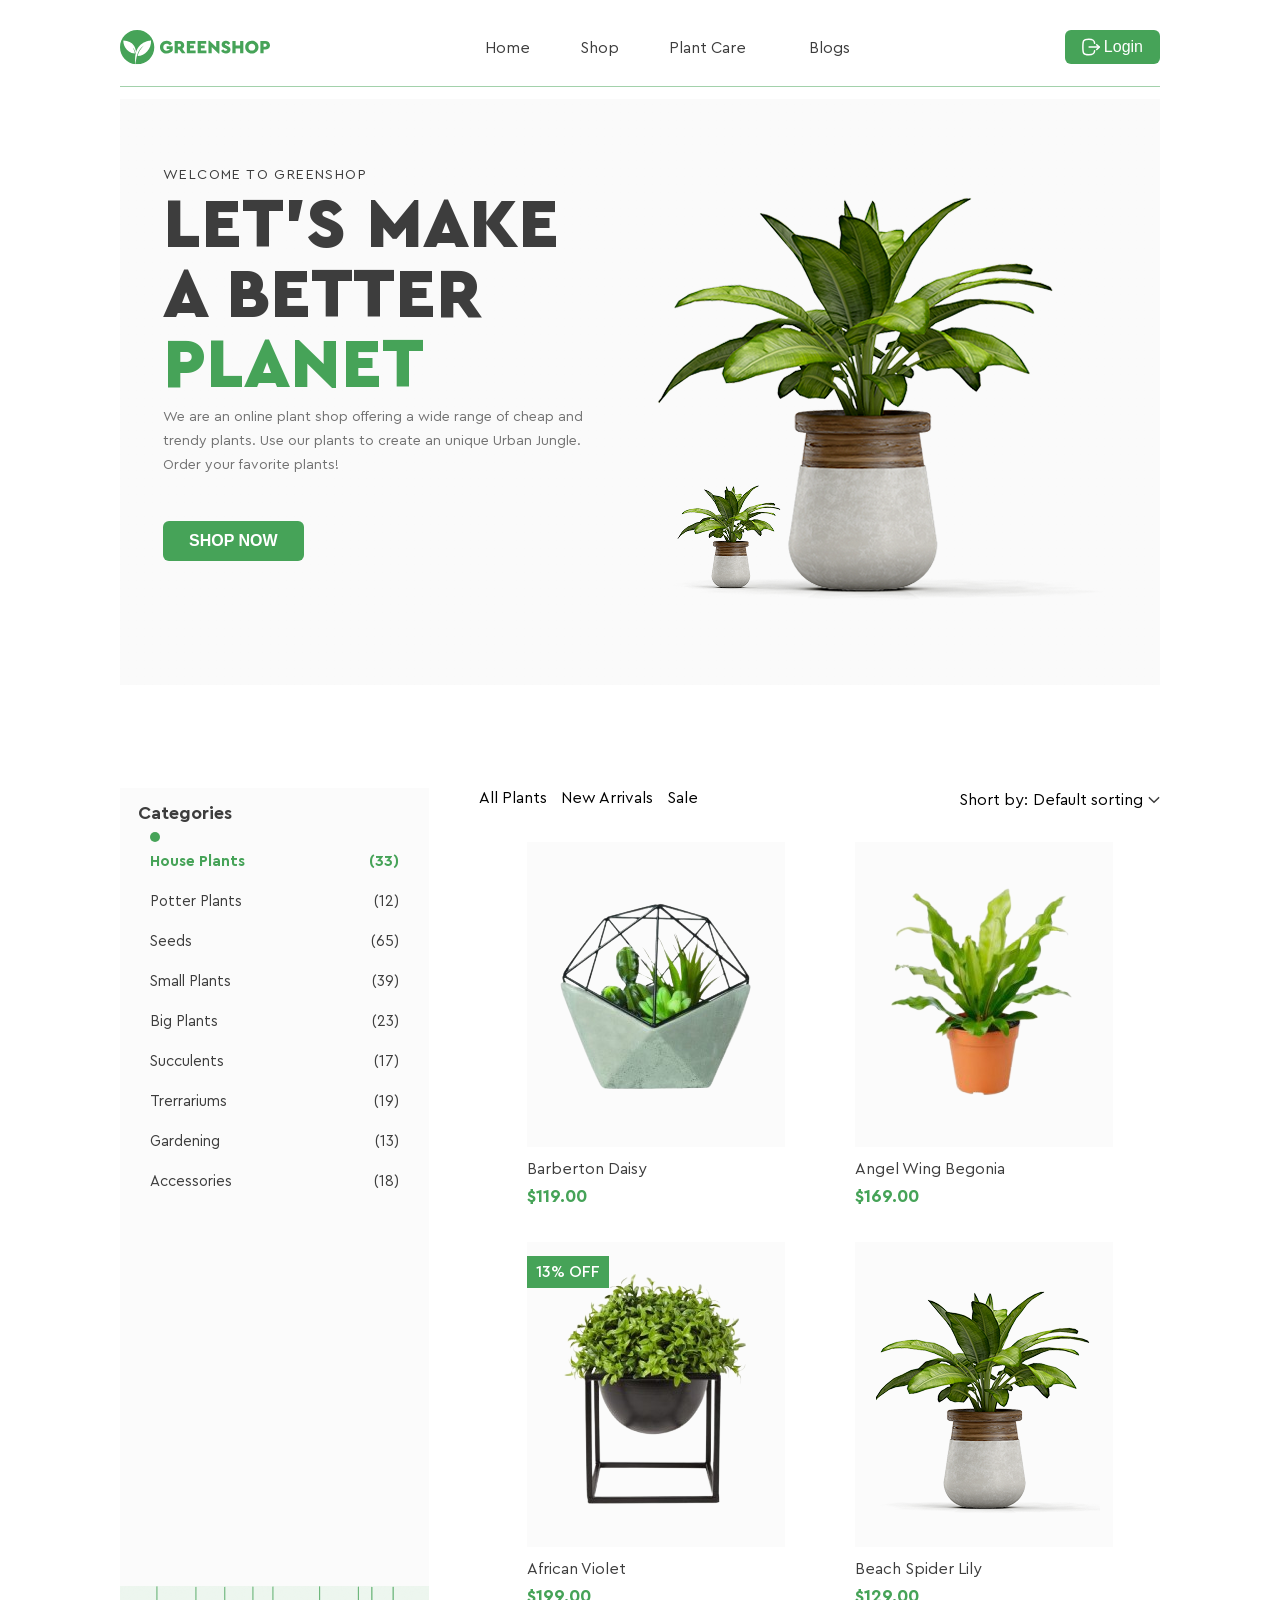
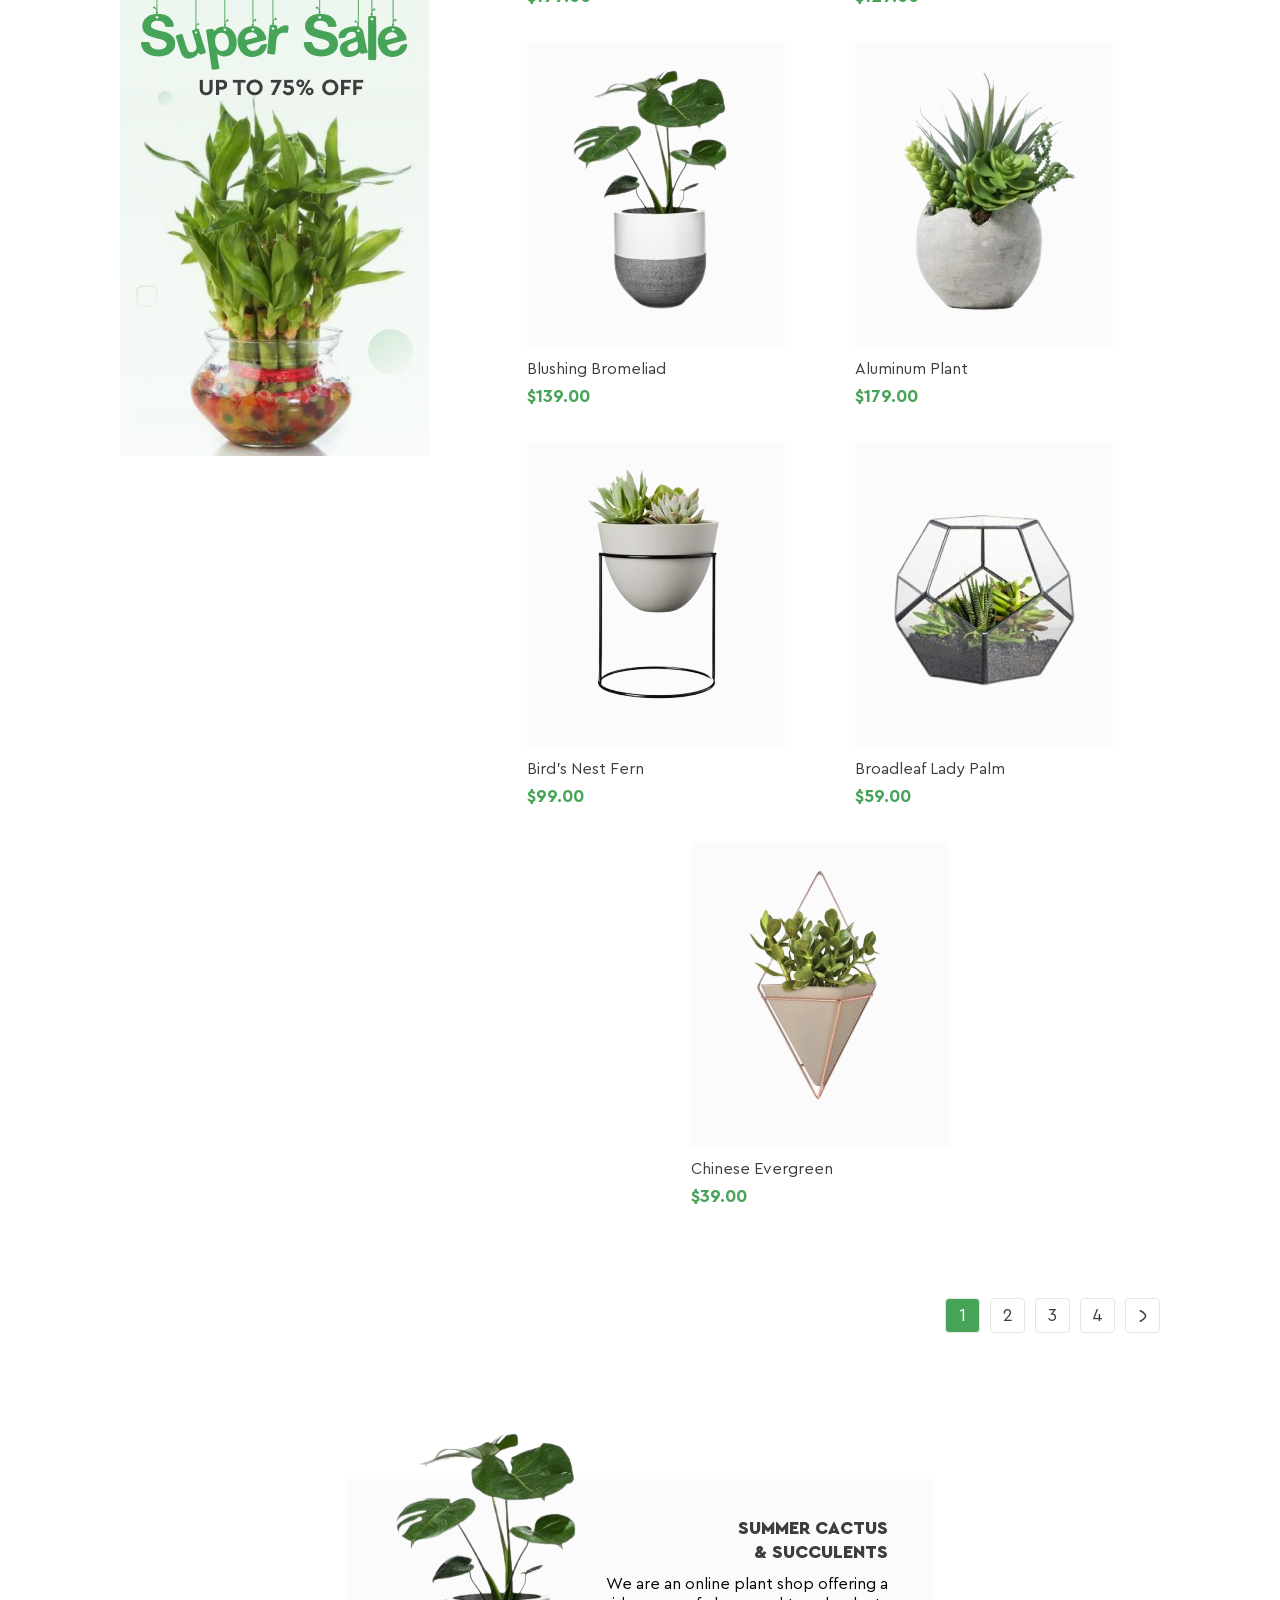
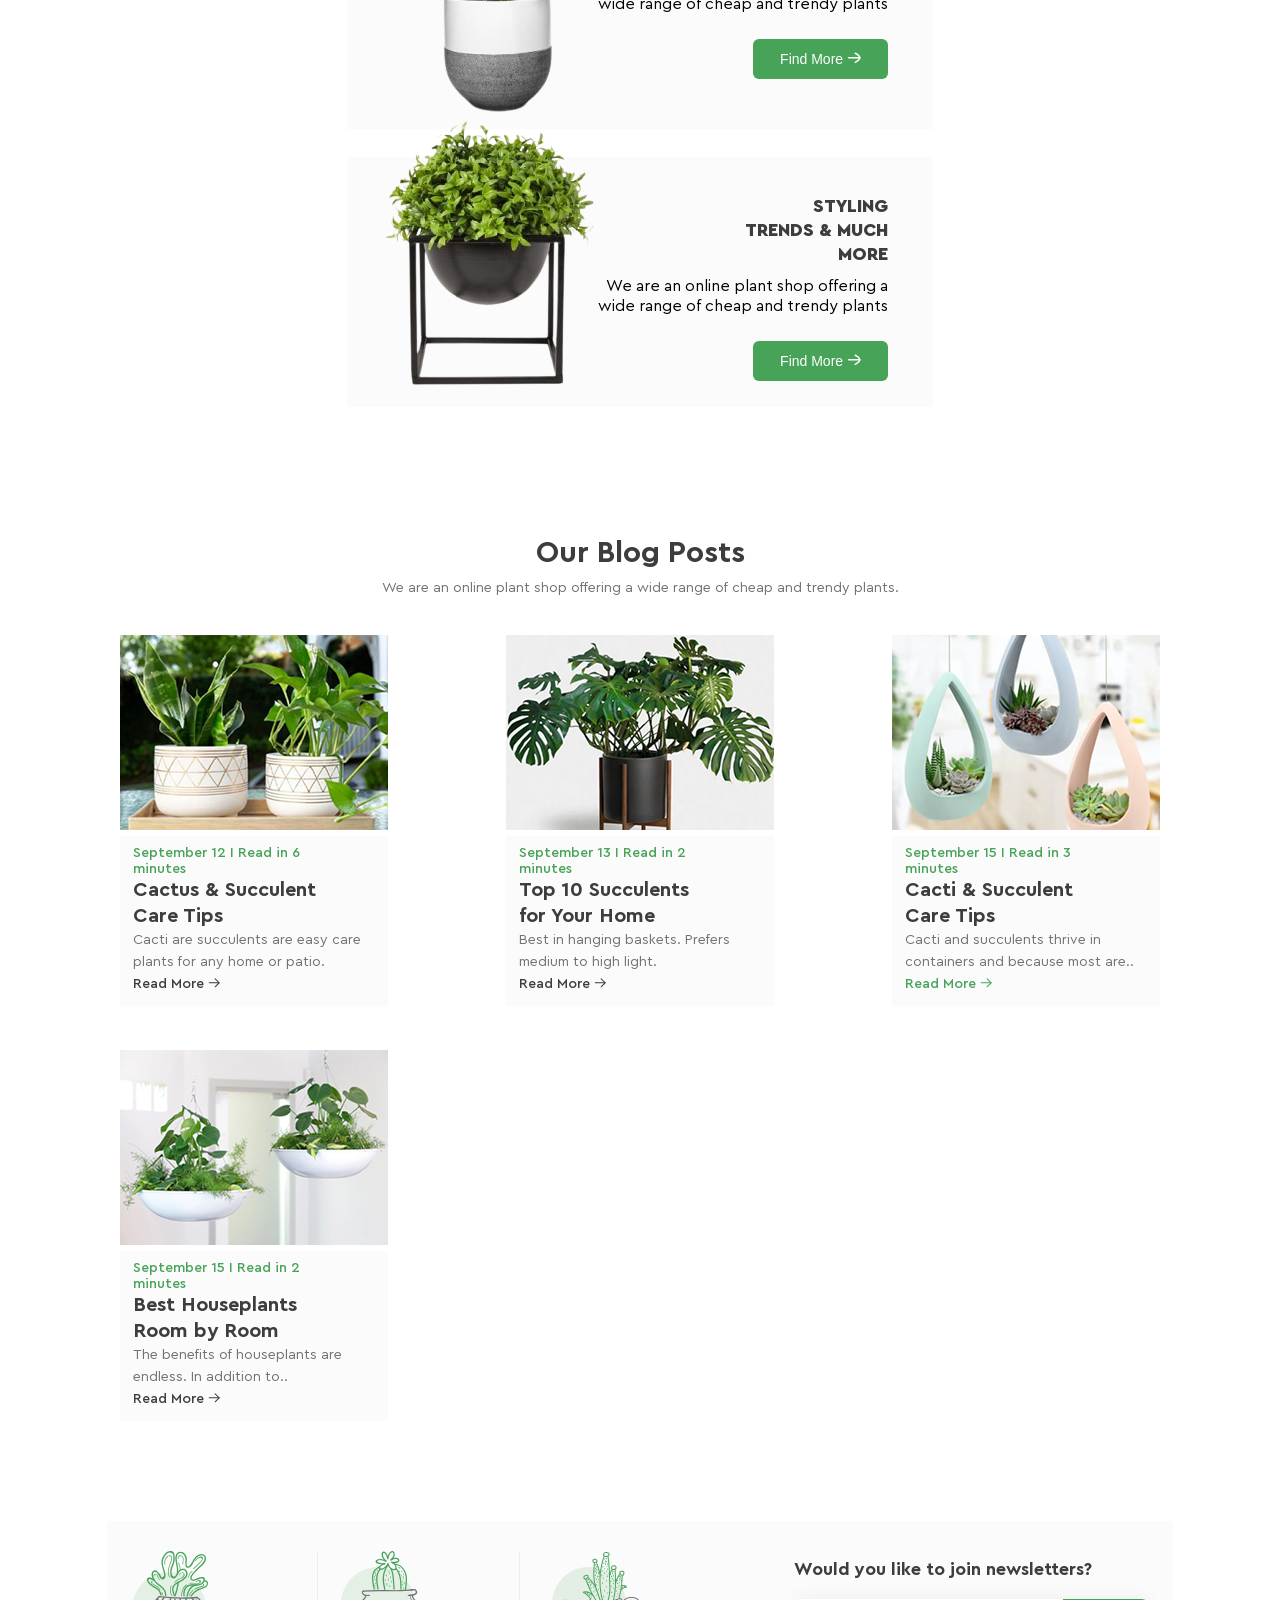
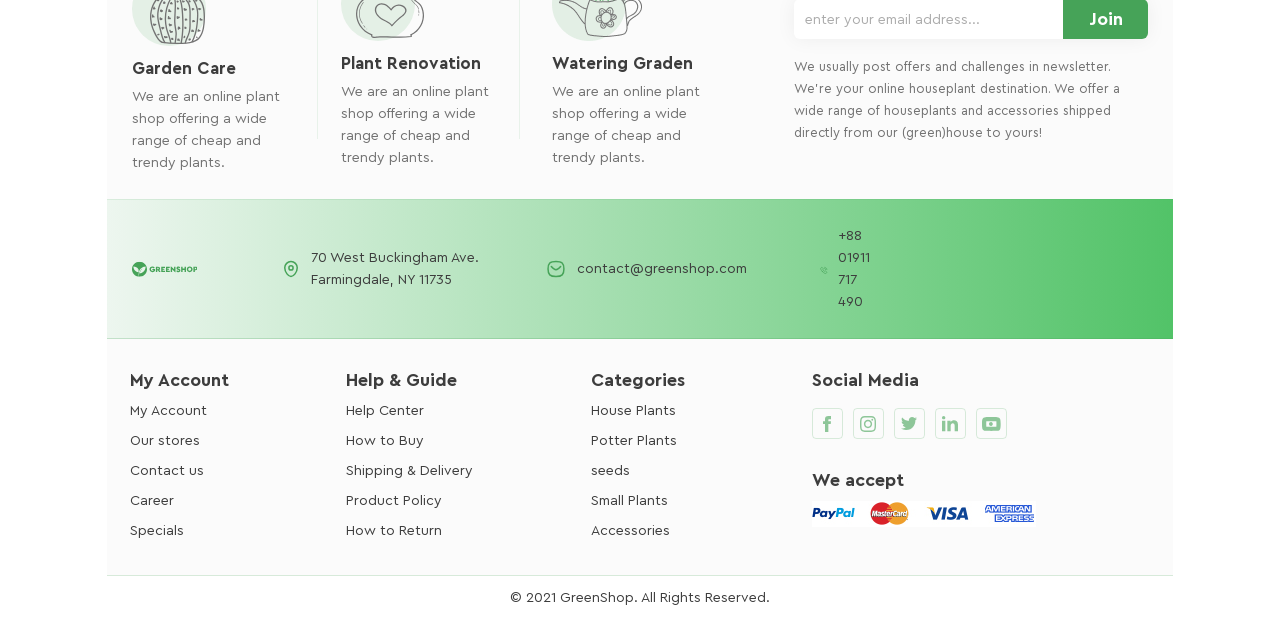
<file: index.html>
<!DOCTYPE html>
<html lang="en">
<head>
    <meta charset="UTF-8">
    <meta name="viewport" content="width=device-width, initial-scale=1.0">
    <title>Greenshop</title>
    <link rel="stylesheet" href="./css/reset.css">
    <link rel="stylesheet" href="./css/main.css">
    <link rel="stylesheet" href="https://fonts.googleapis.com/css2?family=Material+Symbols+Outlined" />
</head>
<body>
    <div class="main">
        <header>
            <svg xmlns="http://www.w3.org/2000/svg" width="150" height="35" viewBox="0 0 150 35" fill="none" class="svg1">
                <g clip-path="url(#clip0_1_1069)">
                    <path d="M17.15 0C7.67748 0 0 7.67746 0 17.15C0 26.0201 6.73548 33.3175 15.3711 34.207C14.8496 29.9134 15.0436 26.4001 15.7067 23.5135C15.3347 21.7225 14.4898 19.0703 12.5734 17.1864C12.5734 17.1864 13.8348 19.0784 14.5181 21.6214C14.5181 21.6255 14.5221 21.6295 14.5221 21.6335C14.5949 21.9044 14.6596 22.1793 14.7162 22.4623C14.7283 22.527 14.7404 22.5917 14.7526 22.6604C14.8051 22.9515 14.8536 23.2426 14.886 23.5418C5.19513 22.3532 3.12921 13.6569 3.35561 10.3781C13.665 10.9482 15.7754 17.8292 16.0827 22.0985C19.4585 11.0412 30.1843 10.4024 31.0697 10.3781C31.4538 18.8763 25.1509 25.5026 17.6149 26.0807C17.6635 25.8503 17.7201 25.6198 17.7767 25.3934C17.7928 25.3247 17.813 25.26 17.8333 25.1913C17.8777 25.0296 17.9222 24.8679 17.9748 24.7061C17.995 24.6374 18.0192 24.5646 18.0394 24.4959C18.096 24.318 18.1567 24.1442 18.2173 23.9663C18.2335 23.9259 18.2456 23.8854 18.2618 23.845C18.3386 23.6348 18.4195 23.4326 18.5003 23.2305C18.5084 23.2143 18.5125 23.1941 18.5205 23.1779C18.5205 23.1779 18.5205 23.1779 18.5246 23.1779C20.4571 18.5043 24.0229 15.4439 24.0229 15.4439C17.0247 19.4868 15.8441 29.9983 15.6582 34.2231C16.1514 34.2676 16.6446 34.2999 17.15 34.2999C26.6225 34.2999 34.3 26.6225 34.3 17.15C34.3 7.67746 26.6225 0 17.15 0Z" fill="#46A358"/>
                    <path d="M46.7037 10.7454C48.9718 10.7454 50.8235 11.7197 52.0242 13.4986L49.7764 15.4109C48.9718 14.287 47.9975 13.7048 46.6471 13.7048C44.5691 13.7048 43.2753 15.0713 43.2753 17.1534C43.2753 19.2719 44.6418 20.695 46.8372 20.695C48.0177 20.695 48.9556 20.2826 49.554 19.5912V19.0091H46.6673V16.2356H52.7762V20.133C52.194 21.1639 51.3693 21.9887 50.3019 22.6234C49.2346 23.242 48.0339 23.5614 46.7037 23.5614C42.9923 23.618 39.9237 20.7313 39.9763 17.1534C39.9197 13.5956 42.9923 10.6888 46.7037 10.7454Z" fill="#46A358"/>
                    <path d="M61.9576 23.3316L59.168 19.4908H57.8379V23.3316H54.6157V10.9684H59.4672C62.2204 10.9684 64.2459 12.6543 64.2459 15.2215C64.2459 16.7376 63.5141 17.995 62.2972 18.7429L65.5558 23.3316H61.9576ZM57.8338 16.681H59.4833C60.3809 16.681 60.963 16.0988 60.963 15.2215C60.963 14.3442 60.3809 13.7782 59.4833 13.7782H57.8338V16.681Z" fill="#46A358"/>
                    <path d="M66.8333 10.9684H75.4124V13.8712H70.0555V15.5773H73.876V18.2739H70.0555V20.4288H75.6388V23.3316H66.8333V10.9684Z" fill="#46A358"/>
                    <path d="M77.6441 10.9684H86.2231V13.8712H80.8663V15.5773H84.6868V18.2739H80.8663V20.4288H86.4495V23.3316H77.6441V10.9684Z" fill="#46A358"/>
                    <path d="M99.4192 10.9683V23.5579H98.3882L91.681 17.057V23.3315H88.4588V10.7419H89.4897L96.197 17.1499V10.9683H99.4192Z" fill="#46A358"/>
                    <path d="M103.264 19.135C103.996 20.1094 104.764 20.7279 106.017 20.7279C106.862 20.7279 107.291 20.4288 107.291 19.8264C107.291 19.2846 107.008 19.1148 106.033 18.6822L104.76 18.1203C102.718 17.2187 101.631 16.0584 101.631 14.3927C101.631 12.2014 103.43 10.7379 105.957 10.7379C107.998 10.7379 109.442 11.7123 110.19 13.2283L108.035 14.8778C107.436 13.9803 106.874 13.5679 105.993 13.5679C105.318 13.5679 104.889 13.8307 104.889 14.3563C104.889 14.8051 105.152 15.0517 105.957 15.367L107.38 15.9654C109.535 16.867 110.545 17.9505 110.545 19.6929C110.545 22.0904 108.576 23.5539 106.009 23.5539C103.782 23.5539 101.982 22.4866 101.081 20.7805L103.264 19.135Z" fill="#46A358"/>
                    <path d="M112.393 10.9684H115.615V15.4843H120.131V10.9684H123.353V23.3316H120.131V18.3871H115.615V23.3316H112.393V10.9684Z" fill="#46A358"/>
                    <path d="M131.843 10.7419C135.441 10.6651 138.607 13.6084 138.53 17.1499C138.603 20.7279 135.441 23.6145 131.843 23.5579C128.229 23.6145 125.116 20.7279 125.193 17.1499C125.116 13.6084 128.229 10.6692 131.843 10.7419ZM131.859 13.7014C129.874 13.7014 128.488 15.1083 128.488 17.1499C128.488 18.1809 128.807 19.0218 129.426 19.6606C130.044 20.2791 130.869 20.5985 131.859 20.5985C133.772 20.5985 135.231 19.2118 135.231 17.1499C135.235 15.1083 133.772 13.7014 131.859 13.7014Z" fill="#46A358"/>
                    <path d="M140.374 10.9684H145.226C147.979 10.9684 150.004 12.6543 150.004 15.2215C150.004 17.7524 147.926 19.4908 145.226 19.4908H143.596V23.3316H140.374V10.9684ZM145.242 16.681C146.139 16.681 146.721 16.0988 146.721 15.2215C146.721 14.3442 146.139 13.7782 145.242 13.7782H143.592V16.681H145.242Z" fill="#46A358"/>
                </g>
                <defs>
                    <clipPath id="clip0_1_1069">
                    <rect width="150" height="34.2999" fill="white"/>
                    </clipPath>
                </defs>
            </svg>
            <ul class="nav">
                <li class="nav-items active">
                    Home
                </li>
                <li class="nav-items">
                    Shop
                </li>
                <li class="nav-items list3-in-nav">
                    <a href="#">Plant Care</a>
                    <div class="menu_1-div">
                        <ul class="menu_1">
                            <li>Drainage</li>
                            <li>Fungicides</li>
                            <li>Fertilizer</li>
                            <li class="last-menu-li">
                                <span >Priming</span>
                                <svg xmlns="http://www.w3.org/2000/svg" width="7" height="10" viewBox="0 0 7 10" fill="none">
                                    <path d="M1.14228 0.945805C0.909014 0.730097 0.908201 0.379612 1.14046 0.162973C1.35161 -0.0339699 1.68269 -0.0524979 1.9164 0.107825L1.98337 0.161288L6.79132 4.60737C7.00401 4.80406 7.02336 5.11265 6.84935 5.32969L6.79135 5.39186L1.9834 9.83868C1.75016 10.0544 1.37278 10.0537 1.1405 9.83706C0.929333 9.64013 0.910782 9.33257 1.08439 9.1162L1.14224 9.05423L5.52584 4.99941L1.14228 0.945805Z" fill="#3D3D3D"/>
                                </svg>
                                <div class="menu_Priming-div">
                                    <ul class="menu_Priming">
                                        <li>Universal</li>
                                        <li>For Ficus</li>
                                        <li>For Cacti</li>
                                        <li>For Citrus</li>
                                        <li>For those in bloom</li>
                                        <li>For Orchids</li>
                                    </ul>
                                </div>
                            </li>
                        </ul>
                    </div>
                </li>
                <li class="nav-items">
                    Blogs
                </li>
            </ul>
            <a href="./pages/Registration.html">
                <button class="login-button">
                    <svg xmlns="http://www.w3.org/2000/svg" width="18" height="18" viewBox="0 0 18 18" fill="none">
                        <path d="M17.1601 9.1006H7.12598" stroke="white" stroke-width="1.5" stroke-linecap="round" stroke-linejoin="round"/>
                        <path d="M14.7212 6.67059L17.1612 9.10059L14.7212 11.5306" stroke="white" stroke-width="1.5" stroke-linecap="round" stroke-linejoin="round"/>
                        <path d="M12.6342 5.35826C12.3592 2.37493 11.2425 1.2916 6.80082 1.2916C0.883322 1.2916 0.883322 3.2166 0.883322 8.99993C0.883322 14.7833 0.883322 16.7083 6.80082 16.7083C11.2425 16.7083 12.3592 15.6249 12.6342 12.6416" stroke="white" stroke-width="1.5" stroke-linecap="round" stroke-linejoin="round"/>
                    </svg>
                    Login
                </button>
            </a>
        </header>
        <div class="main-buner">
            <div class="not-image">
                <div class="div1">Welcome to GreenShop</div>
                <div class="div2">Let’s Make a Better <span>Planet</span></div>
                <div class="div3">We are an online plant shop offering a wide range of cheap and trendy plants. Use our plants to create an unique Urban Jungle. Order your favorite plants!</div>
                <button class="shop-button">SHOP NOW</button>
            </div>
            <img src="./img/main img/grass.png" alt="">
        </div>
        <div class="hw7">
            <div class="left-site">
                <div class="Categories">
                    <span>Categories</span>
                    <ul class="Categories-ul">
                        <div id="orb-checkbox"></div>
                        <li class="Categories-li">
                            <label class="Categories-label Categories-label-1">
                                <input type="radio" tabindex="1" name="Categories-check" checked>
                                <div class="Categories-checkbox-div">House Plants</div>
                                <div class="Categories-checkbox-div">(33)</div>
                            </label>
                        </li>
                        <li class="Categories-li">
                            <label class="Categories-label Categories-label-2">
                                <input type="radio" tabindex="1" name="Categories-check">
                                <div class="Categories-checkbox-div">Potter Plants</div>
                                <div class="Categories-checkbox-div">(12)</div>
                            </label>
                        </li>
                        <li class="Categories-li">
                            <label class="Categories-label Categories-label-3">
                                <input type="radio" tabindex="1" name="Categories-check">
                                <div class="Categories-checkbox-div">Seeds</div>
                                <div class="Categories-checkbox-div">(65)</div>
                            </label>
                        </li>
                        <li class="Categories-li">
                            <label class="Categories-label">
                                <input type="radio" tabindex="1" name="Categories-check">
                                <div class="Categories-checkbox-div">Small Plants</div>
                                <div class="Categories-checkbox-div">(39)</div>
                            </label>
                        </li>
                        <li class="Categories-li">
                            <label class="Categories-label">
                                <input type="radio" tabindex="1" name="Categories-check">
                                <div class="Categories-checkbox-div">Big Plants</div>
                                <div class="Categories-checkbox-div">(23)</div>
                            </label>
                        </li>
                        <li class="Categories-li">
                            <label class="Categories-label">
                                <input type="radio" tabindex="1" name="Categories-check">
                                <div class="Categories-checkbox-div">Succulents</div>
                                <div class="Categories-checkbox-div">(17)</div>
                            </label>
                        </li>
                        <li class="Categories-li">
                            <label class="Categories-label">
                                <input type="radio" tabindex="1" name="Categories-check">
                                <div class="Categories-checkbox-div">Trerrariums</div>
                                <div class="Categories-checkbox-div">(19)</div>
                            </label>
                        </li>
                        <li class="Categories-li">
                            <label class="Categories-label">
                                <input type="radio" tabindex="1" name="Categories-check">
                                <div class="Categories-checkbox-div">Gardening</div>
                                <div class="Categories-checkbox-div">(13)</div>
                            </label>
                        </li>
                        <li class="Categories-li">
                            <label class="Categories-label">
                                <input type="radio" tabindex="1" name="Categories-check">
                                <div class="Categories-checkbox-div">Accessories</div>
                                <div class="Categories-checkbox-div">(18)</div>
                            </label>
                        </li>
                    </ul>
                </div>
                <img src="./img/main img/Super Sale Banner.png" alt="">
            </div>
            <div>
                <div class="short-by">
                    <ul>
                        <li>All Plants</li>
                        <li>New Arrivals</li>
                        <li>Sale</li>
                    </ul>
                    <ul>
                        <li>Short by:</li>
                        <li>Default sorting</li>
                        <svg xmlns="http://www.w3.org/2000/svg" width="12" height="8" viewBox="0 0 12 8" fill="none">
                            <path d="M10.6667 1.66669L6.00004 6.33335L1.33337 1.66669" stroke="#3D3D3D" stroke-width="1.5" stroke-linecap="round" stroke-linejoin="round"/>
                        </svg>
                    </ul>
                </div>
                <div class="products">
                    <div>
                        <div class="icons3">
                            <div class="shop-icon">
                                <svg xmlns="http://www.w3.org/2000/svg" width="20" height="20" viewBox="0 0 20 20" fill="none">
                                    <g clip-path="url(#clip0_2_1949)">
                                        <path d="M14.294 16.8745H8.24077C5.65655 16.8745 3.55412 14.7721 3.55412 12.1879V7.38405C3.55412 4.98175 2.35676 2.75813 0.351225 1.4358C-0.00894369 1.19834 -0.108379 0.713895 0.129078 0.353726C0.366535 -0.00648163 0.850939 -0.105956 1.21119 0.131579C2.35606 0.886442 3.28487 1.88204 3.94905 3.02832C4.09258 3.18911 5.24995 4.41584 7.14726 4.41584H16.142C18.596 4.36995 20.5168 6.83267 19.8752 9.20138L18.8397 13.3284C18.3159 15.4163 16.4466 16.8745 14.294 16.8745ZM4.91926 5.53677C5.04912 6.1367 5.11634 6.7553 5.11634 7.38405V12.1879C5.11634 13.9107 6.51796 15.3123 8.24077 15.3123H14.294C15.7291 15.3123 16.9752 14.3401 17.3245 12.9482L18.3599 8.82121C18.7412 7.41373 17.5997 5.95084 16.142 5.97806H7.14722C6.28913 5.97806 5.54224 5.79305 4.91926 5.53677ZM7.85021 19.0226C7.85021 18.4833 7.41307 18.0462 6.87383 18.0462C5.57828 18.0978 5.57942 19.9479 6.87383 19.999C7.41307 19.999 7.85021 19.5618 7.85021 19.0226ZM15.6222 19.0226C15.6222 18.4833 15.1851 18.0462 14.6459 18.0462C13.3503 18.0978 13.3514 19.9479 14.6459 19.999C15.1851 19.999 15.6222 19.5618 15.6222 19.0226ZM16.9231 8.32138C16.9231 7.88998 16.5734 7.54027 16.142 7.54027H7.45966C6.42329 7.58152 6.42407 9.0616 7.45966 9.10249H16.142C16.5734 9.10249 16.9231 8.75279 16.9231 8.32138Z" fill="#46A358"/>
                                    </g>
                                    <defs>
                                        <clipPath id="clip0_2_1949">
                                            <rect width="20" height="20" fill="white"/>
                                        </clipPath>
                                    </defs>
                                </svg>
                            </div>
                            <div class="heart-icon">
                                <svg xmlns="http://www.w3.org/2000/svg" width="20" height="20" viewBox="0 0 20 20" fill="none">
                                    <path d="M10 18.8873C9.71527 18.8873 9.44077 18.7842 9.22684 18.5968C8.41888 17.8903 7.63992 17.2264 6.95267 16.6408L6.94916 16.6377C4.93423 14.9207 3.19427 13.4378 1.98364 11.9771C0.630341 10.3441 0 8.79578 0 7.10434C0 5.46097 0.563507 3.94485 1.58661 2.83508C2.62192 1.71219 4.04251 1.09375 5.58716 1.09375C6.74164 1.09375 7.79892 1.45874 8.72955 2.1785C9.19922 2.54181 9.62494 2.98645 10 3.5051C10.3752 2.98645 10.8008 2.54181 11.2706 2.1785C12.2012 1.45874 13.2585 1.09375 14.413 1.09375C15.9575 1.09375 17.3782 1.71219 18.4135 2.83508C19.4366 3.94485 20 5.46097 20 7.10434C20 8.79578 19.3698 10.3441 18.0165 11.9769C16.8059 13.4378 15.0661 14.9205 13.0515 16.6374C12.363 17.224 11.5828 17.8889 10.773 18.5971C10.5592 18.7842 10.2846 18.8873 10 18.8873ZM5.58716 2.26532C4.37363 2.26532 3.25882 2.74963 2.44781 3.62915C1.62476 4.52194 1.17142 5.75607 1.17142 7.10434C1.17142 8.52692 1.70013 9.79919 2.88559 11.2296C4.03137 12.6122 5.73563 14.0645 7.70889 15.7462L7.71255 15.7492C8.4024 16.3371 9.18442 17.0036 9.99832 17.7153C10.8171 17.0023 11.6003 16.3347 12.2916 15.7458C14.2647 14.0642 15.9688 12.6122 17.1146 11.2296C18.2999 9.79919 18.8286 8.52692 18.8286 7.10434C18.8286 5.75607 18.3752 4.52194 17.5522 3.62915C16.7413 2.74963 15.6264 2.26532 14.413 2.26532C13.524 2.26532 12.7078 2.54791 11.9872 3.10516C11.3449 3.60199 10.8975 4.23004 10.6352 4.66949C10.5003 4.89548 10.2629 5.03036 10 5.03036C9.73709 5.03036 9.49966 4.89548 9.36478 4.66949C9.10263 4.23004 8.65524 3.60199 8.01285 3.10516C7.29218 2.54791 6.47598 2.26532 5.58716 2.26532Z" fill="#3D3D3D"/>
                                </svg>
                            </div>
                            <div class="lupa-icon">
                                <svg xmlns="http://www.w3.org/2000/svg" width="20" height="20" viewBox="0 0 20 20" fill="none">
                                    <g clip-path="url(#clip0_2_1953)">
                                        <path d="M14.5656 16.0023C10.5704 19.1859 4.98549 18.3049 2.02729 14.6536C-0.827886 11.1285 -0.64932 6.04314 2.44811 2.82458C5.64856 -0.50074 10.6802 -0.944658 14.3277 1.78316C15.6345 2.76027 16.6104 4.00337 17.246 5.50807C17.8853 7.02151 18.0795 8.59614 17.8578 10.2201C17.6368 11.8365 16.9918 13.2769 15.9423 14.6212C16.0272 14.6767 16.1178 14.7167 16.1827 14.7816C17.3365 15.9305 18.4859 17.0836 19.6397 18.2325C19.9132 18.5047 20.0493 18.8218 19.9682 19.204C19.8071 19.9644 18.9018 20.2579 18.3211 19.7359C18.0489 19.4918 17.7985 19.2227 17.54 18.9642C16.5923 18.0171 15.6451 17.0693 14.6973 16.1221C14.658 16.0847 14.6168 16.0497 14.5656 16.0023ZM15.9529 8.98636C15.9629 5.12659 12.8468 2.00605 8.97825 2.00043C5.12035 1.99481 2.00669 5.09037 1.98983 8.94765C1.97297 12.8168 5.08289 15.9461 8.96326 15.9642C12.8055 15.9823 15.9429 12.8499 15.9529 8.98636Z" fill="#3D3D3D"/>
                                    </g>
                                    <defs>
                                        <clipPath id="clip0_2_1953">
                                            <rect width="19.9913" height="20" fill="white"/>
                                        </clipPath>
                                    </defs>
                                </svg>
                            </div>
                        </div>
                        <div class="prodict-image-contaner-1">
                            <img src="./img/main img/products img/product1.png" alt="product2">
                        </div><br>
                        <div>
                            <span class="name-product">Barberton Daisy</span><br>
                            <span class="cena-product">$119.00</span>
                        </div>
                    </div>
                    <div>
                        <div class="icons3">
                            <div class="shop-icon">
                                <svg xmlns="http://www.w3.org/2000/svg" width="20" height="20" viewBox="0 0 20 20" fill="none">
                                    <g clip-path="url(#clip0_2_1949)">
                                        <path d="M14.294 16.8745H8.24077C5.65655 16.8745 3.55412 14.7721 3.55412 12.1879V7.38405C3.55412 4.98175 2.35676 2.75813 0.351225 1.4358C-0.00894369 1.19834 -0.108379 0.713895 0.129078 0.353726C0.366535 -0.00648163 0.850939 -0.105956 1.21119 0.131579C2.35606 0.886442 3.28487 1.88204 3.94905 3.02832C4.09258 3.18911 5.24995 4.41584 7.14726 4.41584H16.142C18.596 4.36995 20.5168 6.83267 19.8752 9.20138L18.8397 13.3284C18.3159 15.4163 16.4466 16.8745 14.294 16.8745ZM4.91926 5.53677C5.04912 6.1367 5.11634 6.7553 5.11634 7.38405V12.1879C5.11634 13.9107 6.51796 15.3123 8.24077 15.3123H14.294C15.7291 15.3123 16.9752 14.3401 17.3245 12.9482L18.3599 8.82121C18.7412 7.41373 17.5997 5.95084 16.142 5.97806H7.14722C6.28913 5.97806 5.54224 5.79305 4.91926 5.53677ZM7.85021 19.0226C7.85021 18.4833 7.41307 18.0462 6.87383 18.0462C5.57828 18.0978 5.57942 19.9479 6.87383 19.999C7.41307 19.999 7.85021 19.5618 7.85021 19.0226ZM15.6222 19.0226C15.6222 18.4833 15.1851 18.0462 14.6459 18.0462C13.3503 18.0978 13.3514 19.9479 14.6459 19.999C15.1851 19.999 15.6222 19.5618 15.6222 19.0226ZM16.9231 8.32138C16.9231 7.88998 16.5734 7.54027 16.142 7.54027H7.45966C6.42329 7.58152 6.42407 9.0616 7.45966 9.10249H16.142C16.5734 9.10249 16.9231 8.75279 16.9231 8.32138Z" fill="#46A358"/>
                                    </g>
                                    <defs>
                                        <clipPath id="clip0_2_1949">
                                            <rect width="20" height="20" fill="white"/>
                                        </clipPath>
                                    </defs>
                                </svg>
                            </div>
                            <div class="heart-icon">
                                <svg xmlns="http://www.w3.org/2000/svg" width="20" height="20" viewBox="0 0 20 20" fill="none">
                                    <path d="M10 18.8873C9.71527 18.8873 9.44077 18.7842 9.22684 18.5968C8.41888 17.8903 7.63992 17.2264 6.95267 16.6408L6.94916 16.6377C4.93423 14.9207 3.19427 13.4378 1.98364 11.9771C0.630341 10.3441 0 8.79578 0 7.10434C0 5.46097 0.563507 3.94485 1.58661 2.83508C2.62192 1.71219 4.04251 1.09375 5.58716 1.09375C6.74164 1.09375 7.79892 1.45874 8.72955 2.1785C9.19922 2.54181 9.62494 2.98645 10 3.5051C10.3752 2.98645 10.8008 2.54181 11.2706 2.1785C12.2012 1.45874 13.2585 1.09375 14.413 1.09375C15.9575 1.09375 17.3782 1.71219 18.4135 2.83508C19.4366 3.94485 20 5.46097 20 7.10434C20 8.79578 19.3698 10.3441 18.0165 11.9769C16.8059 13.4378 15.0661 14.9205 13.0515 16.6374C12.363 17.224 11.5828 17.8889 10.773 18.5971C10.5592 18.7842 10.2846 18.8873 10 18.8873ZM5.58716 2.26532C4.37363 2.26532 3.25882 2.74963 2.44781 3.62915C1.62476 4.52194 1.17142 5.75607 1.17142 7.10434C1.17142 8.52692 1.70013 9.79919 2.88559 11.2296C4.03137 12.6122 5.73563 14.0645 7.70889 15.7462L7.71255 15.7492C8.4024 16.3371 9.18442 17.0036 9.99832 17.7153C10.8171 17.0023 11.6003 16.3347 12.2916 15.7458C14.2647 14.0642 15.9688 12.6122 17.1146 11.2296C18.2999 9.79919 18.8286 8.52692 18.8286 7.10434C18.8286 5.75607 18.3752 4.52194 17.5522 3.62915C16.7413 2.74963 15.6264 2.26532 14.413 2.26532C13.524 2.26532 12.7078 2.54791 11.9872 3.10516C11.3449 3.60199 10.8975 4.23004 10.6352 4.66949C10.5003 4.89548 10.2629 5.03036 10 5.03036C9.73709 5.03036 9.49966 4.89548 9.36478 4.66949C9.10263 4.23004 8.65524 3.60199 8.01285 3.10516C7.29218 2.54791 6.47598 2.26532 5.58716 2.26532Z" fill="#3D3D3D"/>
                                </svg>
                            </div>
                            <div class="lupa-icon">
                                <svg xmlns="http://www.w3.org/2000/svg" width="20" height="20" viewBox="0 0 20 20" fill="none">
                                    <g clip-path="url(#clip0_2_1953)">
                                        <path d="M14.5656 16.0023C10.5704 19.1859 4.98549 18.3049 2.02729 14.6536C-0.827886 11.1285 -0.64932 6.04314 2.44811 2.82458C5.64856 -0.50074 10.6802 -0.944658 14.3277 1.78316C15.6345 2.76027 16.6104 4.00337 17.246 5.50807C17.8853 7.02151 18.0795 8.59614 17.8578 10.2201C17.6368 11.8365 16.9918 13.2769 15.9423 14.6212C16.0272 14.6767 16.1178 14.7167 16.1827 14.7816C17.3365 15.9305 18.4859 17.0836 19.6397 18.2325C19.9132 18.5047 20.0493 18.8218 19.9682 19.204C19.8071 19.9644 18.9018 20.2579 18.3211 19.7359C18.0489 19.4918 17.7985 19.2227 17.54 18.9642C16.5923 18.0171 15.6451 17.0693 14.6973 16.1221C14.658 16.0847 14.6168 16.0497 14.5656 16.0023ZM15.9529 8.98636C15.9629 5.12659 12.8468 2.00605 8.97825 2.00043C5.12035 1.99481 2.00669 5.09037 1.98983 8.94765C1.97297 12.8168 5.08289 15.9461 8.96326 15.9642C12.8055 15.9823 15.9429 12.8499 15.9529 8.98636Z" fill="#3D3D3D"/>
                                    </g>
                                    <defs>
                                        <clipPath id="clip0_2_1953">
                                            <rect width="19.9913" height="20" fill="white"/>
                                        </clipPath>
                                    </defs>
                                </svg>
                            </div>
                        </div>
                        <div class="prodict-image-contaner-2">
                            <img src="./img/main img/products img/product2.png" alt="product2">
                        </div><br>
                        <div>
                            <span class="name-product">Angel Wing Begonia</span><br>
                            <span class="cena-product">$169.00</span>
                        </div>
                    </div>
                    <div>
                        <div class="discount13">
                            <span>13% OFF</span>
                        </div>
                        <div class="icons3">
                            <div class="shop-icon">
                                <svg xmlns="http://www.w3.org/2000/svg" width="20" height="20" viewBox="0 0 20 20" fill="none">
                                    <g clip-path="url(#clip0_2_1949)">
                                        <path d="M14.294 16.8745H8.24077C5.65655 16.8745 3.55412 14.7721 3.55412 12.1879V7.38405C3.55412 4.98175 2.35676 2.75813 0.351225 1.4358C-0.00894369 1.19834 -0.108379 0.713895 0.129078 0.353726C0.366535 -0.00648163 0.850939 -0.105956 1.21119 0.131579C2.35606 0.886442 3.28487 1.88204 3.94905 3.02832C4.09258 3.18911 5.24995 4.41584 7.14726 4.41584H16.142C18.596 4.36995 20.5168 6.83267 19.8752 9.20138L18.8397 13.3284C18.3159 15.4163 16.4466 16.8745 14.294 16.8745ZM4.91926 5.53677C5.04912 6.1367 5.11634 6.7553 5.11634 7.38405V12.1879C5.11634 13.9107 6.51796 15.3123 8.24077 15.3123H14.294C15.7291 15.3123 16.9752 14.3401 17.3245 12.9482L18.3599 8.82121C18.7412 7.41373 17.5997 5.95084 16.142 5.97806H7.14722C6.28913 5.97806 5.54224 5.79305 4.91926 5.53677ZM7.85021 19.0226C7.85021 18.4833 7.41307 18.0462 6.87383 18.0462C5.57828 18.0978 5.57942 19.9479 6.87383 19.999C7.41307 19.999 7.85021 19.5618 7.85021 19.0226ZM15.6222 19.0226C15.6222 18.4833 15.1851 18.0462 14.6459 18.0462C13.3503 18.0978 13.3514 19.9479 14.6459 19.999C15.1851 19.999 15.6222 19.5618 15.6222 19.0226ZM16.9231 8.32138C16.9231 7.88998 16.5734 7.54027 16.142 7.54027H7.45966C6.42329 7.58152 6.42407 9.0616 7.45966 9.10249H16.142C16.5734 9.10249 16.9231 8.75279 16.9231 8.32138Z" fill="#46A358"/>
                                    </g>
                                    <defs>
                                        <clipPath id="clip0_2_1949">
                                            <rect width="20" height="20" fill="white"/>
                                        </clipPath>
                                    </defs>
                                </svg>
                            </div>
                            <div class="heart-icon">
                                <svg xmlns="http://www.w3.org/2000/svg" width="20" height="20" viewBox="0 0 20 20" fill="none">
                                    <path d="M10 18.8873C9.71527 18.8873 9.44077 18.7842 9.22684 18.5968C8.41888 17.8903 7.63992 17.2264 6.95267 16.6408L6.94916 16.6377C4.93423 14.9207 3.19427 13.4378 1.98364 11.9771C0.630341 10.3441 0 8.79578 0 7.10434C0 5.46097 0.563507 3.94485 1.58661 2.83508C2.62192 1.71219 4.04251 1.09375 5.58716 1.09375C6.74164 1.09375 7.79892 1.45874 8.72955 2.1785C9.19922 2.54181 9.62494 2.98645 10 3.5051C10.3752 2.98645 10.8008 2.54181 11.2706 2.1785C12.2012 1.45874 13.2585 1.09375 14.413 1.09375C15.9575 1.09375 17.3782 1.71219 18.4135 2.83508C19.4366 3.94485 20 5.46097 20 7.10434C20 8.79578 19.3698 10.3441 18.0165 11.9769C16.8059 13.4378 15.0661 14.9205 13.0515 16.6374C12.363 17.224 11.5828 17.8889 10.773 18.5971C10.5592 18.7842 10.2846 18.8873 10 18.8873ZM5.58716 2.26532C4.37363 2.26532 3.25882 2.74963 2.44781 3.62915C1.62476 4.52194 1.17142 5.75607 1.17142 7.10434C1.17142 8.52692 1.70013 9.79919 2.88559 11.2296C4.03137 12.6122 5.73563 14.0645 7.70889 15.7462L7.71255 15.7492C8.4024 16.3371 9.18442 17.0036 9.99832 17.7153C10.8171 17.0023 11.6003 16.3347 12.2916 15.7458C14.2647 14.0642 15.9688 12.6122 17.1146 11.2296C18.2999 9.79919 18.8286 8.52692 18.8286 7.10434C18.8286 5.75607 18.3752 4.52194 17.5522 3.62915C16.7413 2.74963 15.6264 2.26532 14.413 2.26532C13.524 2.26532 12.7078 2.54791 11.9872 3.10516C11.3449 3.60199 10.8975 4.23004 10.6352 4.66949C10.5003 4.89548 10.2629 5.03036 10 5.03036C9.73709 5.03036 9.49966 4.89548 9.36478 4.66949C9.10263 4.23004 8.65524 3.60199 8.01285 3.10516C7.29218 2.54791 6.47598 2.26532 5.58716 2.26532Z" fill="#3D3D3D"/>
                                </svg>
                            </div>
                            <div class="lupa-icon">
                                <svg xmlns="http://www.w3.org/2000/svg" width="20" height="20" viewBox="0 0 20 20" fill="none">
                                    <g clip-path="url(#clip0_2_1953)">
                                        <path d="M14.5656 16.0023C10.5704 19.1859 4.98549 18.3049 2.02729 14.6536C-0.827886 11.1285 -0.64932 6.04314 2.44811 2.82458C5.64856 -0.50074 10.6802 -0.944658 14.3277 1.78316C15.6345 2.76027 16.6104 4.00337 17.246 5.50807C17.8853 7.02151 18.0795 8.59614 17.8578 10.2201C17.6368 11.8365 16.9918 13.2769 15.9423 14.6212C16.0272 14.6767 16.1178 14.7167 16.1827 14.7816C17.3365 15.9305 18.4859 17.0836 19.6397 18.2325C19.9132 18.5047 20.0493 18.8218 19.9682 19.204C19.8071 19.9644 18.9018 20.2579 18.3211 19.7359C18.0489 19.4918 17.7985 19.2227 17.54 18.9642C16.5923 18.0171 15.6451 17.0693 14.6973 16.1221C14.658 16.0847 14.6168 16.0497 14.5656 16.0023ZM15.9529 8.98636C15.9629 5.12659 12.8468 2.00605 8.97825 2.00043C5.12035 1.99481 2.00669 5.09037 1.98983 8.94765C1.97297 12.8168 5.08289 15.9461 8.96326 15.9642C12.8055 15.9823 15.9429 12.8499 15.9529 8.98636Z" fill="#3D3D3D"/>
                                    </g>
                                    <defs>
                                        <clipPath id="clip0_2_1953">
                                            <rect width="19.9913" height="20" fill="white"/>
                                        </clipPath>
                                    </defs>
                                </svg>
                            </div>
                        </div>
                        <div class="prodict-image-contaner-3">
                            <img src="./img/main img/products img/product3.png" alt="product2">
                        </div><br>
                        <div>
                            <span class="name-product">African Violet</span><br>
                            <span class="cena-product">$199.00</span>
                        </div>
                    </div>
                    <div>
                        <div class="icons3">
                            <div class="shop-icon">
                                <svg xmlns="http://www.w3.org/2000/svg" width="20" height="20" viewBox="0 0 20 20" fill="none">
                                    <g clip-path="url(#clip0_2_1949)">
                                        <path d="M14.294 16.8745H8.24077C5.65655 16.8745 3.55412 14.7721 3.55412 12.1879V7.38405C3.55412 4.98175 2.35676 2.75813 0.351225 1.4358C-0.00894369 1.19834 -0.108379 0.713895 0.129078 0.353726C0.366535 -0.00648163 0.850939 -0.105956 1.21119 0.131579C2.35606 0.886442 3.28487 1.88204 3.94905 3.02832C4.09258 3.18911 5.24995 4.41584 7.14726 4.41584H16.142C18.596 4.36995 20.5168 6.83267 19.8752 9.20138L18.8397 13.3284C18.3159 15.4163 16.4466 16.8745 14.294 16.8745ZM4.91926 5.53677C5.04912 6.1367 5.11634 6.7553 5.11634 7.38405V12.1879C5.11634 13.9107 6.51796 15.3123 8.24077 15.3123H14.294C15.7291 15.3123 16.9752 14.3401 17.3245 12.9482L18.3599 8.82121C18.7412 7.41373 17.5997 5.95084 16.142 5.97806H7.14722C6.28913 5.97806 5.54224 5.79305 4.91926 5.53677ZM7.85021 19.0226C7.85021 18.4833 7.41307 18.0462 6.87383 18.0462C5.57828 18.0978 5.57942 19.9479 6.87383 19.999C7.41307 19.999 7.85021 19.5618 7.85021 19.0226ZM15.6222 19.0226C15.6222 18.4833 15.1851 18.0462 14.6459 18.0462C13.3503 18.0978 13.3514 19.9479 14.6459 19.999C15.1851 19.999 15.6222 19.5618 15.6222 19.0226ZM16.9231 8.32138C16.9231 7.88998 16.5734 7.54027 16.142 7.54027H7.45966C6.42329 7.58152 6.42407 9.0616 7.45966 9.10249H16.142C16.5734 9.10249 16.9231 8.75279 16.9231 8.32138Z" fill="#46A358"/>
                                    </g>
                                    <defs>
                                        <clipPath id="clip0_2_1949">
                                            <rect width="20" height="20" fill="white"/>
                                        </clipPath>
                                    </defs>
                                </svg>
                            </div>
                            <div class="heart-icon">
                                <svg xmlns="http://www.w3.org/2000/svg" width="20" height="20" viewBox="0 0 20 20" fill="none">
                                    <path d="M10 18.8873C9.71527 18.8873 9.44077 18.7842 9.22684 18.5968C8.41888 17.8903 7.63992 17.2264 6.95267 16.6408L6.94916 16.6377C4.93423 14.9207 3.19427 13.4378 1.98364 11.9771C0.630341 10.3441 0 8.79578 0 7.10434C0 5.46097 0.563507 3.94485 1.58661 2.83508C2.62192 1.71219 4.04251 1.09375 5.58716 1.09375C6.74164 1.09375 7.79892 1.45874 8.72955 2.1785C9.19922 2.54181 9.62494 2.98645 10 3.5051C10.3752 2.98645 10.8008 2.54181 11.2706 2.1785C12.2012 1.45874 13.2585 1.09375 14.413 1.09375C15.9575 1.09375 17.3782 1.71219 18.4135 2.83508C19.4366 3.94485 20 5.46097 20 7.10434C20 8.79578 19.3698 10.3441 18.0165 11.9769C16.8059 13.4378 15.0661 14.9205 13.0515 16.6374C12.363 17.224 11.5828 17.8889 10.773 18.5971C10.5592 18.7842 10.2846 18.8873 10 18.8873ZM5.58716 2.26532C4.37363 2.26532 3.25882 2.74963 2.44781 3.62915C1.62476 4.52194 1.17142 5.75607 1.17142 7.10434C1.17142 8.52692 1.70013 9.79919 2.88559 11.2296C4.03137 12.6122 5.73563 14.0645 7.70889 15.7462L7.71255 15.7492C8.4024 16.3371 9.18442 17.0036 9.99832 17.7153C10.8171 17.0023 11.6003 16.3347 12.2916 15.7458C14.2647 14.0642 15.9688 12.6122 17.1146 11.2296C18.2999 9.79919 18.8286 8.52692 18.8286 7.10434C18.8286 5.75607 18.3752 4.52194 17.5522 3.62915C16.7413 2.74963 15.6264 2.26532 14.413 2.26532C13.524 2.26532 12.7078 2.54791 11.9872 3.10516C11.3449 3.60199 10.8975 4.23004 10.6352 4.66949C10.5003 4.89548 10.2629 5.03036 10 5.03036C9.73709 5.03036 9.49966 4.89548 9.36478 4.66949C9.10263 4.23004 8.65524 3.60199 8.01285 3.10516C7.29218 2.54791 6.47598 2.26532 5.58716 2.26532Z" fill="#3D3D3D"/>
                                </svg>
                            </div>
                            <div class="lupa-icon">
                                <svg xmlns="http://www.w3.org/2000/svg" width="20" height="20" viewBox="0 0 20 20" fill="none">
                                    <g clip-path="url(#clip0_2_1953)">
                                        <path d="M14.5656 16.0023C10.5704 19.1859 4.98549 18.3049 2.02729 14.6536C-0.827886 11.1285 -0.64932 6.04314 2.44811 2.82458C5.64856 -0.50074 10.6802 -0.944658 14.3277 1.78316C15.6345 2.76027 16.6104 4.00337 17.246 5.50807C17.8853 7.02151 18.0795 8.59614 17.8578 10.2201C17.6368 11.8365 16.9918 13.2769 15.9423 14.6212C16.0272 14.6767 16.1178 14.7167 16.1827 14.7816C17.3365 15.9305 18.4859 17.0836 19.6397 18.2325C19.9132 18.5047 20.0493 18.8218 19.9682 19.204C19.8071 19.9644 18.9018 20.2579 18.3211 19.7359C18.0489 19.4918 17.7985 19.2227 17.54 18.9642C16.5923 18.0171 15.6451 17.0693 14.6973 16.1221C14.658 16.0847 14.6168 16.0497 14.5656 16.0023ZM15.9529 8.98636C15.9629 5.12659 12.8468 2.00605 8.97825 2.00043C5.12035 1.99481 2.00669 5.09037 1.98983 8.94765C1.97297 12.8168 5.08289 15.9461 8.96326 15.9642C12.8055 15.9823 15.9429 12.8499 15.9529 8.98636Z" fill="#3D3D3D"/>
                                    </g>
                                    <defs>
                                        <clipPath id="clip0_2_1953">
                                            <rect width="19.9913" height="20" fill="white"/>
                                        </clipPath>
                                    </defs>
                                </svg>
                            </div>
                        </div>
                        <div class="prodict-image-contaner-4">
                            <img src="./img/main img/products img/product4.png" alt="product2">
                        </div><br>
                        <div>
                            <span class="name-product">Beach Spider Lily</span><br>
                            <span class="cena-product">$129.00</span>
                        </div>
                    </div>
                    <div>
                        <div class="icons3">
                            <div class="shop-icon">
                                <svg xmlns="http://www.w3.org/2000/svg" width="20" height="20" viewBox="0 0 20 20" fill="none">
                                    <g clip-path="url(#clip0_2_1949)">
                                        <path d="M14.294 16.8745H8.24077C5.65655 16.8745 3.55412 14.7721 3.55412 12.1879V7.38405C3.55412 4.98175 2.35676 2.75813 0.351225 1.4358C-0.00894369 1.19834 -0.108379 0.713895 0.129078 0.353726C0.366535 -0.00648163 0.850939 -0.105956 1.21119 0.131579C2.35606 0.886442 3.28487 1.88204 3.94905 3.02832C4.09258 3.18911 5.24995 4.41584 7.14726 4.41584H16.142C18.596 4.36995 20.5168 6.83267 19.8752 9.20138L18.8397 13.3284C18.3159 15.4163 16.4466 16.8745 14.294 16.8745ZM4.91926 5.53677C5.04912 6.1367 5.11634 6.7553 5.11634 7.38405V12.1879C5.11634 13.9107 6.51796 15.3123 8.24077 15.3123H14.294C15.7291 15.3123 16.9752 14.3401 17.3245 12.9482L18.3599 8.82121C18.7412 7.41373 17.5997 5.95084 16.142 5.97806H7.14722C6.28913 5.97806 5.54224 5.79305 4.91926 5.53677ZM7.85021 19.0226C7.85021 18.4833 7.41307 18.0462 6.87383 18.0462C5.57828 18.0978 5.57942 19.9479 6.87383 19.999C7.41307 19.999 7.85021 19.5618 7.85021 19.0226ZM15.6222 19.0226C15.6222 18.4833 15.1851 18.0462 14.6459 18.0462C13.3503 18.0978 13.3514 19.9479 14.6459 19.999C15.1851 19.999 15.6222 19.5618 15.6222 19.0226ZM16.9231 8.32138C16.9231 7.88998 16.5734 7.54027 16.142 7.54027H7.45966C6.42329 7.58152 6.42407 9.0616 7.45966 9.10249H16.142C16.5734 9.10249 16.9231 8.75279 16.9231 8.32138Z" fill="#46A358"/>
                                    </g>
                                    <defs>
                                        <clipPath id="clip0_2_1949">
                                            <rect width="20" height="20" fill="white"/>
                                        </clipPath>
                                    </defs>
                                </svg>
                            </div>
                            <div class="heart-icon">
                                <svg xmlns="http://www.w3.org/2000/svg" width="20" height="20" viewBox="0 0 20 20" fill="none">
                                    <path d="M10 18.8873C9.71527 18.8873 9.44077 18.7842 9.22684 18.5968C8.41888 17.8903 7.63992 17.2264 6.95267 16.6408L6.94916 16.6377C4.93423 14.9207 3.19427 13.4378 1.98364 11.9771C0.630341 10.3441 0 8.79578 0 7.10434C0 5.46097 0.563507 3.94485 1.58661 2.83508C2.62192 1.71219 4.04251 1.09375 5.58716 1.09375C6.74164 1.09375 7.79892 1.45874 8.72955 2.1785C9.19922 2.54181 9.62494 2.98645 10 3.5051C10.3752 2.98645 10.8008 2.54181 11.2706 2.1785C12.2012 1.45874 13.2585 1.09375 14.413 1.09375C15.9575 1.09375 17.3782 1.71219 18.4135 2.83508C19.4366 3.94485 20 5.46097 20 7.10434C20 8.79578 19.3698 10.3441 18.0165 11.9769C16.8059 13.4378 15.0661 14.9205 13.0515 16.6374C12.363 17.224 11.5828 17.8889 10.773 18.5971C10.5592 18.7842 10.2846 18.8873 10 18.8873ZM5.58716 2.26532C4.37363 2.26532 3.25882 2.74963 2.44781 3.62915C1.62476 4.52194 1.17142 5.75607 1.17142 7.10434C1.17142 8.52692 1.70013 9.79919 2.88559 11.2296C4.03137 12.6122 5.73563 14.0645 7.70889 15.7462L7.71255 15.7492C8.4024 16.3371 9.18442 17.0036 9.99832 17.7153C10.8171 17.0023 11.6003 16.3347 12.2916 15.7458C14.2647 14.0642 15.9688 12.6122 17.1146 11.2296C18.2999 9.79919 18.8286 8.52692 18.8286 7.10434C18.8286 5.75607 18.3752 4.52194 17.5522 3.62915C16.7413 2.74963 15.6264 2.26532 14.413 2.26532C13.524 2.26532 12.7078 2.54791 11.9872 3.10516C11.3449 3.60199 10.8975 4.23004 10.6352 4.66949C10.5003 4.89548 10.2629 5.03036 10 5.03036C9.73709 5.03036 9.49966 4.89548 9.36478 4.66949C9.10263 4.23004 8.65524 3.60199 8.01285 3.10516C7.29218 2.54791 6.47598 2.26532 5.58716 2.26532Z" fill="#3D3D3D"/>
                                </svg>
                            </div>
                            <div class="lupa-icon">
                                <svg xmlns="http://www.w3.org/2000/svg" width="20" height="20" viewBox="0 0 20 20" fill="none">
                                    <g clip-path="url(#clip0_2_1953)">
                                        <path d="M14.5656 16.0023C10.5704 19.1859 4.98549 18.3049 2.02729 14.6536C-0.827886 11.1285 -0.64932 6.04314 2.44811 2.82458C5.64856 -0.50074 10.6802 -0.944658 14.3277 1.78316C15.6345 2.76027 16.6104 4.00337 17.246 5.50807C17.8853 7.02151 18.0795 8.59614 17.8578 10.2201C17.6368 11.8365 16.9918 13.2769 15.9423 14.6212C16.0272 14.6767 16.1178 14.7167 16.1827 14.7816C17.3365 15.9305 18.4859 17.0836 19.6397 18.2325C19.9132 18.5047 20.0493 18.8218 19.9682 19.204C19.8071 19.9644 18.9018 20.2579 18.3211 19.7359C18.0489 19.4918 17.7985 19.2227 17.54 18.9642C16.5923 18.0171 15.6451 17.0693 14.6973 16.1221C14.658 16.0847 14.6168 16.0497 14.5656 16.0023ZM15.9529 8.98636C15.9629 5.12659 12.8468 2.00605 8.97825 2.00043C5.12035 1.99481 2.00669 5.09037 1.98983 8.94765C1.97297 12.8168 5.08289 15.9461 8.96326 15.9642C12.8055 15.9823 15.9429 12.8499 15.9529 8.98636Z" fill="#3D3D3D"/>
                                    </g>
                                    <defs>
                                        <clipPath id="clip0_2_1953">
                                            <rect width="19.9913" height="20" fill="white"/>
                                        </clipPath>
                                    </defs>
                                </svg>
                            </div>
                        </div>
                        <div class="prodict-image-contaner-5">
                            <img src="./img/main img/products img/product5.png" alt="product2">
                        </div><br>
                        <div>
                            <span class="name-product">Blushing Bromeliad</span><br>
                            <span class="cena-product">$139.00</span>
                        </div>
                    </div>
                    <div>
                        <div class="icons3">
                            <div class="shop-icon">
                                <svg xmlns="http://www.w3.org/2000/svg" width="20" height="20" viewBox="0 0 20 20" fill="none">
                                    <g clip-path="url(#clip0_2_1949)">
                                        <path d="M14.294 16.8745H8.24077C5.65655 16.8745 3.55412 14.7721 3.55412 12.1879V7.38405C3.55412 4.98175 2.35676 2.75813 0.351225 1.4358C-0.00894369 1.19834 -0.108379 0.713895 0.129078 0.353726C0.366535 -0.00648163 0.850939 -0.105956 1.21119 0.131579C2.35606 0.886442 3.28487 1.88204 3.94905 3.02832C4.09258 3.18911 5.24995 4.41584 7.14726 4.41584H16.142C18.596 4.36995 20.5168 6.83267 19.8752 9.20138L18.8397 13.3284C18.3159 15.4163 16.4466 16.8745 14.294 16.8745ZM4.91926 5.53677C5.04912 6.1367 5.11634 6.7553 5.11634 7.38405V12.1879C5.11634 13.9107 6.51796 15.3123 8.24077 15.3123H14.294C15.7291 15.3123 16.9752 14.3401 17.3245 12.9482L18.3599 8.82121C18.7412 7.41373 17.5997 5.95084 16.142 5.97806H7.14722C6.28913 5.97806 5.54224 5.79305 4.91926 5.53677ZM7.85021 19.0226C7.85021 18.4833 7.41307 18.0462 6.87383 18.0462C5.57828 18.0978 5.57942 19.9479 6.87383 19.999C7.41307 19.999 7.85021 19.5618 7.85021 19.0226ZM15.6222 19.0226C15.6222 18.4833 15.1851 18.0462 14.6459 18.0462C13.3503 18.0978 13.3514 19.9479 14.6459 19.999C15.1851 19.999 15.6222 19.5618 15.6222 19.0226ZM16.9231 8.32138C16.9231 7.88998 16.5734 7.54027 16.142 7.54027H7.45966C6.42329 7.58152 6.42407 9.0616 7.45966 9.10249H16.142C16.5734 9.10249 16.9231 8.75279 16.9231 8.32138Z" fill="#46A358"/>
                                    </g>
                                    <defs>
                                        <clipPath id="clip0_2_1949">
                                            <rect width="20" height="20" fill="white"/>
                                        </clipPath>
                                    </defs>
                                </svg>
                            </div>
                            <div class="heart-icon">
                                <svg xmlns="http://www.w3.org/2000/svg" width="20" height="20" viewBox="0 0 20 20" fill="none">
                                    <path d="M10 18.8873C9.71527 18.8873 9.44077 18.7842 9.22684 18.5968C8.41888 17.8903 7.63992 17.2264 6.95267 16.6408L6.94916 16.6377C4.93423 14.9207 3.19427 13.4378 1.98364 11.9771C0.630341 10.3441 0 8.79578 0 7.10434C0 5.46097 0.563507 3.94485 1.58661 2.83508C2.62192 1.71219 4.04251 1.09375 5.58716 1.09375C6.74164 1.09375 7.79892 1.45874 8.72955 2.1785C9.19922 2.54181 9.62494 2.98645 10 3.5051C10.3752 2.98645 10.8008 2.54181 11.2706 2.1785C12.2012 1.45874 13.2585 1.09375 14.413 1.09375C15.9575 1.09375 17.3782 1.71219 18.4135 2.83508C19.4366 3.94485 20 5.46097 20 7.10434C20 8.79578 19.3698 10.3441 18.0165 11.9769C16.8059 13.4378 15.0661 14.9205 13.0515 16.6374C12.363 17.224 11.5828 17.8889 10.773 18.5971C10.5592 18.7842 10.2846 18.8873 10 18.8873ZM5.58716 2.26532C4.37363 2.26532 3.25882 2.74963 2.44781 3.62915C1.62476 4.52194 1.17142 5.75607 1.17142 7.10434C1.17142 8.52692 1.70013 9.79919 2.88559 11.2296C4.03137 12.6122 5.73563 14.0645 7.70889 15.7462L7.71255 15.7492C8.4024 16.3371 9.18442 17.0036 9.99832 17.7153C10.8171 17.0023 11.6003 16.3347 12.2916 15.7458C14.2647 14.0642 15.9688 12.6122 17.1146 11.2296C18.2999 9.79919 18.8286 8.52692 18.8286 7.10434C18.8286 5.75607 18.3752 4.52194 17.5522 3.62915C16.7413 2.74963 15.6264 2.26532 14.413 2.26532C13.524 2.26532 12.7078 2.54791 11.9872 3.10516C11.3449 3.60199 10.8975 4.23004 10.6352 4.66949C10.5003 4.89548 10.2629 5.03036 10 5.03036C9.73709 5.03036 9.49966 4.89548 9.36478 4.66949C9.10263 4.23004 8.65524 3.60199 8.01285 3.10516C7.29218 2.54791 6.47598 2.26532 5.58716 2.26532Z" fill="#3D3D3D"/>
                                </svg>
                            </div>
                            <div class="lupa-icon">
                                <svg xmlns="http://www.w3.org/2000/svg" width="20" height="20" viewBox="0 0 20 20" fill="none">
                                    <g clip-path="url(#clip0_2_1953)">
                                        <path d="M14.5656 16.0023C10.5704 19.1859 4.98549 18.3049 2.02729 14.6536C-0.827886 11.1285 -0.64932 6.04314 2.44811 2.82458C5.64856 -0.50074 10.6802 -0.944658 14.3277 1.78316C15.6345 2.76027 16.6104 4.00337 17.246 5.50807C17.8853 7.02151 18.0795 8.59614 17.8578 10.2201C17.6368 11.8365 16.9918 13.2769 15.9423 14.6212C16.0272 14.6767 16.1178 14.7167 16.1827 14.7816C17.3365 15.9305 18.4859 17.0836 19.6397 18.2325C19.9132 18.5047 20.0493 18.8218 19.9682 19.204C19.8071 19.9644 18.9018 20.2579 18.3211 19.7359C18.0489 19.4918 17.7985 19.2227 17.54 18.9642C16.5923 18.0171 15.6451 17.0693 14.6973 16.1221C14.658 16.0847 14.6168 16.0497 14.5656 16.0023ZM15.9529 8.98636C15.9629 5.12659 12.8468 2.00605 8.97825 2.00043C5.12035 1.99481 2.00669 5.09037 1.98983 8.94765C1.97297 12.8168 5.08289 15.9461 8.96326 15.9642C12.8055 15.9823 15.9429 12.8499 15.9529 8.98636Z" fill="#3D3D3D"/>
                                    </g>
                                    <defs>
                                        <clipPath id="clip0_2_1953">
                                            <rect width="19.9913" height="20" fill="white"/>
                                        </clipPath>
                                    </defs>
                                </svg>
                            </div>
                        </div>
                        <div class="prodict-image-contaner-6">
                            <img src="./img/main img/products img/product6.png" alt="product2">
                        </div><br>
                        <div>
                            <span class="name-product">Aluminum Plant</span><br>
                            <span class="cena-product">$179.00</span>
                        </div>
                    </div>
                    <div>
                        <div class="icons3">
                            <div class="shop-icon">
                                <svg xmlns="http://www.w3.org/2000/svg" width="20" height="20" viewBox="0 0 20 20" fill="none">
                                    <g clip-path="url(#clip0_2_1949)">
                                        <path d="M14.294 16.8745H8.24077C5.65655 16.8745 3.55412 14.7721 3.55412 12.1879V7.38405C3.55412 4.98175 2.35676 2.75813 0.351225 1.4358C-0.00894369 1.19834 -0.108379 0.713895 0.129078 0.353726C0.366535 -0.00648163 0.850939 -0.105956 1.21119 0.131579C2.35606 0.886442 3.28487 1.88204 3.94905 3.02832C4.09258 3.18911 5.24995 4.41584 7.14726 4.41584H16.142C18.596 4.36995 20.5168 6.83267 19.8752 9.20138L18.8397 13.3284C18.3159 15.4163 16.4466 16.8745 14.294 16.8745ZM4.91926 5.53677C5.04912 6.1367 5.11634 6.7553 5.11634 7.38405V12.1879C5.11634 13.9107 6.51796 15.3123 8.24077 15.3123H14.294C15.7291 15.3123 16.9752 14.3401 17.3245 12.9482L18.3599 8.82121C18.7412 7.41373 17.5997 5.95084 16.142 5.97806H7.14722C6.28913 5.97806 5.54224 5.79305 4.91926 5.53677ZM7.85021 19.0226C7.85021 18.4833 7.41307 18.0462 6.87383 18.0462C5.57828 18.0978 5.57942 19.9479 6.87383 19.999C7.41307 19.999 7.85021 19.5618 7.85021 19.0226ZM15.6222 19.0226C15.6222 18.4833 15.1851 18.0462 14.6459 18.0462C13.3503 18.0978 13.3514 19.9479 14.6459 19.999C15.1851 19.999 15.6222 19.5618 15.6222 19.0226ZM16.9231 8.32138C16.9231 7.88998 16.5734 7.54027 16.142 7.54027H7.45966C6.42329 7.58152 6.42407 9.0616 7.45966 9.10249H16.142C16.5734 9.10249 16.9231 8.75279 16.9231 8.32138Z" fill="#46A358"/>
                                    </g>
                                    <defs>
                                        <clipPath id="clip0_2_1949">
                                            <rect width="20" height="20" fill="white"/>
                                        </clipPath>
                                    </defs>
                                </svg>
                            </div>
                            <div class="heart-icon">
                                <svg xmlns="http://www.w3.org/2000/svg" width="20" height="20" viewBox="0 0 20 20" fill="none">
                                    <path d="M10 18.8873C9.71527 18.8873 9.44077 18.7842 9.22684 18.5968C8.41888 17.8903 7.63992 17.2264 6.95267 16.6408L6.94916 16.6377C4.93423 14.9207 3.19427 13.4378 1.98364 11.9771C0.630341 10.3441 0 8.79578 0 7.10434C0 5.46097 0.563507 3.94485 1.58661 2.83508C2.62192 1.71219 4.04251 1.09375 5.58716 1.09375C6.74164 1.09375 7.79892 1.45874 8.72955 2.1785C9.19922 2.54181 9.62494 2.98645 10 3.5051C10.3752 2.98645 10.8008 2.54181 11.2706 2.1785C12.2012 1.45874 13.2585 1.09375 14.413 1.09375C15.9575 1.09375 17.3782 1.71219 18.4135 2.83508C19.4366 3.94485 20 5.46097 20 7.10434C20 8.79578 19.3698 10.3441 18.0165 11.9769C16.8059 13.4378 15.0661 14.9205 13.0515 16.6374C12.363 17.224 11.5828 17.8889 10.773 18.5971C10.5592 18.7842 10.2846 18.8873 10 18.8873ZM5.58716 2.26532C4.37363 2.26532 3.25882 2.74963 2.44781 3.62915C1.62476 4.52194 1.17142 5.75607 1.17142 7.10434C1.17142 8.52692 1.70013 9.79919 2.88559 11.2296C4.03137 12.6122 5.73563 14.0645 7.70889 15.7462L7.71255 15.7492C8.4024 16.3371 9.18442 17.0036 9.99832 17.7153C10.8171 17.0023 11.6003 16.3347 12.2916 15.7458C14.2647 14.0642 15.9688 12.6122 17.1146 11.2296C18.2999 9.79919 18.8286 8.52692 18.8286 7.10434C18.8286 5.75607 18.3752 4.52194 17.5522 3.62915C16.7413 2.74963 15.6264 2.26532 14.413 2.26532C13.524 2.26532 12.7078 2.54791 11.9872 3.10516C11.3449 3.60199 10.8975 4.23004 10.6352 4.66949C10.5003 4.89548 10.2629 5.03036 10 5.03036C9.73709 5.03036 9.49966 4.89548 9.36478 4.66949C9.10263 4.23004 8.65524 3.60199 8.01285 3.10516C7.29218 2.54791 6.47598 2.26532 5.58716 2.26532Z" fill="#3D3D3D"/>
                                </svg>
                            </div>
                            <div class="lupa-icon">
                                <svg xmlns="http://www.w3.org/2000/svg" width="20" height="20" viewBox="0 0 20 20" fill="none">
                                    <g clip-path="url(#clip0_2_1953)">
                                        <path d="M14.5656 16.0023C10.5704 19.1859 4.98549 18.3049 2.02729 14.6536C-0.827886 11.1285 -0.64932 6.04314 2.44811 2.82458C5.64856 -0.50074 10.6802 -0.944658 14.3277 1.78316C15.6345 2.76027 16.6104 4.00337 17.246 5.50807C17.8853 7.02151 18.0795 8.59614 17.8578 10.2201C17.6368 11.8365 16.9918 13.2769 15.9423 14.6212C16.0272 14.6767 16.1178 14.7167 16.1827 14.7816C17.3365 15.9305 18.4859 17.0836 19.6397 18.2325C19.9132 18.5047 20.0493 18.8218 19.9682 19.204C19.8071 19.9644 18.9018 20.2579 18.3211 19.7359C18.0489 19.4918 17.7985 19.2227 17.54 18.9642C16.5923 18.0171 15.6451 17.0693 14.6973 16.1221C14.658 16.0847 14.6168 16.0497 14.5656 16.0023ZM15.9529 8.98636C15.9629 5.12659 12.8468 2.00605 8.97825 2.00043C5.12035 1.99481 2.00669 5.09037 1.98983 8.94765C1.97297 12.8168 5.08289 15.9461 8.96326 15.9642C12.8055 15.9823 15.9429 12.8499 15.9529 8.98636Z" fill="#3D3D3D"/>
                                    </g>
                                    <defs>
                                        <clipPath id="clip0_2_1953">
                                            <rect width="19.9913" height="20" fill="white"/>
                                        </clipPath>
                                    </defs>
                                </svg>
                            </div>
                        </div>
                        <div class="prodict-image-contaner-7">
                            <img src="./img/main img/products img/product7.png" alt="product2">
                        </div><br>
                        <div>
                            <span class="name-product">Bird's Nest Fern</span><br>
                            <span class="cena-product">$99.00</span>
                        </div>
                    </div>
                    <div>
                        <div class="icons3">
                            <div class="shop-icon">
                                <svg xmlns="http://www.w3.org/2000/svg" width="20" height="20" viewBox="0 0 20 20" fill="none">
                                    <g clip-path="url(#clip0_2_1949)">
                                        <path d="M14.294 16.8745H8.24077C5.65655 16.8745 3.55412 14.7721 3.55412 12.1879V7.38405C3.55412 4.98175 2.35676 2.75813 0.351225 1.4358C-0.00894369 1.19834 -0.108379 0.713895 0.129078 0.353726C0.366535 -0.00648163 0.850939 -0.105956 1.21119 0.131579C2.35606 0.886442 3.28487 1.88204 3.94905 3.02832C4.09258 3.18911 5.24995 4.41584 7.14726 4.41584H16.142C18.596 4.36995 20.5168 6.83267 19.8752 9.20138L18.8397 13.3284C18.3159 15.4163 16.4466 16.8745 14.294 16.8745ZM4.91926 5.53677C5.04912 6.1367 5.11634 6.7553 5.11634 7.38405V12.1879C5.11634 13.9107 6.51796 15.3123 8.24077 15.3123H14.294C15.7291 15.3123 16.9752 14.3401 17.3245 12.9482L18.3599 8.82121C18.7412 7.41373 17.5997 5.95084 16.142 5.97806H7.14722C6.28913 5.97806 5.54224 5.79305 4.91926 5.53677ZM7.85021 19.0226C7.85021 18.4833 7.41307 18.0462 6.87383 18.0462C5.57828 18.0978 5.57942 19.9479 6.87383 19.999C7.41307 19.999 7.85021 19.5618 7.85021 19.0226ZM15.6222 19.0226C15.6222 18.4833 15.1851 18.0462 14.6459 18.0462C13.3503 18.0978 13.3514 19.9479 14.6459 19.999C15.1851 19.999 15.6222 19.5618 15.6222 19.0226ZM16.9231 8.32138C16.9231 7.88998 16.5734 7.54027 16.142 7.54027H7.45966C6.42329 7.58152 6.42407 9.0616 7.45966 9.10249H16.142C16.5734 9.10249 16.9231 8.75279 16.9231 8.32138Z" fill="#46A358"/>
                                    </g>
                                    <defs>
                                        <clipPath id="clip0_2_1949">
                                            <rect width="20" height="20" fill="white"/>
                                        </clipPath>
                                    </defs>
                                </svg>
                            </div>
                            <div class="heart-icon">
                                <svg xmlns="http://www.w3.org/2000/svg" width="20" height="20" viewBox="0 0 20 20" fill="none">
                                    <path d="M10 18.8873C9.71527 18.8873 9.44077 18.7842 9.22684 18.5968C8.41888 17.8903 7.63992 17.2264 6.95267 16.6408L6.94916 16.6377C4.93423 14.9207 3.19427 13.4378 1.98364 11.9771C0.630341 10.3441 0 8.79578 0 7.10434C0 5.46097 0.563507 3.94485 1.58661 2.83508C2.62192 1.71219 4.04251 1.09375 5.58716 1.09375C6.74164 1.09375 7.79892 1.45874 8.72955 2.1785C9.19922 2.54181 9.62494 2.98645 10 3.5051C10.3752 2.98645 10.8008 2.54181 11.2706 2.1785C12.2012 1.45874 13.2585 1.09375 14.413 1.09375C15.9575 1.09375 17.3782 1.71219 18.4135 2.83508C19.4366 3.94485 20 5.46097 20 7.10434C20 8.79578 19.3698 10.3441 18.0165 11.9769C16.8059 13.4378 15.0661 14.9205 13.0515 16.6374C12.363 17.224 11.5828 17.8889 10.773 18.5971C10.5592 18.7842 10.2846 18.8873 10 18.8873ZM5.58716 2.26532C4.37363 2.26532 3.25882 2.74963 2.44781 3.62915C1.62476 4.52194 1.17142 5.75607 1.17142 7.10434C1.17142 8.52692 1.70013 9.79919 2.88559 11.2296C4.03137 12.6122 5.73563 14.0645 7.70889 15.7462L7.71255 15.7492C8.4024 16.3371 9.18442 17.0036 9.99832 17.7153C10.8171 17.0023 11.6003 16.3347 12.2916 15.7458C14.2647 14.0642 15.9688 12.6122 17.1146 11.2296C18.2999 9.79919 18.8286 8.52692 18.8286 7.10434C18.8286 5.75607 18.3752 4.52194 17.5522 3.62915C16.7413 2.74963 15.6264 2.26532 14.413 2.26532C13.524 2.26532 12.7078 2.54791 11.9872 3.10516C11.3449 3.60199 10.8975 4.23004 10.6352 4.66949C10.5003 4.89548 10.2629 5.03036 10 5.03036C9.73709 5.03036 9.49966 4.89548 9.36478 4.66949C9.10263 4.23004 8.65524 3.60199 8.01285 3.10516C7.29218 2.54791 6.47598 2.26532 5.58716 2.26532Z" fill="#3D3D3D"/>
                                </svg>
                            </div>
                            <div class="lupa-icon">
                                <svg xmlns="http://www.w3.org/2000/svg" width="20" height="20" viewBox="0 0 20 20" fill="none">
                                    <g clip-path="url(#clip0_2_1953)">
                                        <path d="M14.5656 16.0023C10.5704 19.1859 4.98549 18.3049 2.02729 14.6536C-0.827886 11.1285 -0.64932 6.04314 2.44811 2.82458C5.64856 -0.50074 10.6802 -0.944658 14.3277 1.78316C15.6345 2.76027 16.6104 4.00337 17.246 5.50807C17.8853 7.02151 18.0795 8.59614 17.8578 10.2201C17.6368 11.8365 16.9918 13.2769 15.9423 14.6212C16.0272 14.6767 16.1178 14.7167 16.1827 14.7816C17.3365 15.9305 18.4859 17.0836 19.6397 18.2325C19.9132 18.5047 20.0493 18.8218 19.9682 19.204C19.8071 19.9644 18.9018 20.2579 18.3211 19.7359C18.0489 19.4918 17.7985 19.2227 17.54 18.9642C16.5923 18.0171 15.6451 17.0693 14.6973 16.1221C14.658 16.0847 14.6168 16.0497 14.5656 16.0023ZM15.9529 8.98636C15.9629 5.12659 12.8468 2.00605 8.97825 2.00043C5.12035 1.99481 2.00669 5.09037 1.98983 8.94765C1.97297 12.8168 5.08289 15.9461 8.96326 15.9642C12.8055 15.9823 15.9429 12.8499 15.9529 8.98636Z" fill="#3D3D3D"/>
                                    </g>
                                    <defs>
                                        <clipPath id="clip0_2_1953">
                                            <rect width="19.9913" height="20" fill="white"/>
                                        </clipPath>
                                    </defs>
                                </svg>
                            </div>
                        </div>
                        <div class="prodict-image-contaner-8">
                            <img src="./img/main img/products img/product8.png" alt="product2">
                        </div><br>
                        <div>
                            <span class="name-product">Broadleaf Lady Palm</span><br>
                            <span class="cena-product">$59.00</span>
                        </div>
                    </div>
                    <div>
                        <div class="icons3">
                            <div class="shop-icon">
                                <svg xmlns="http://www.w3.org/2000/svg" width="20" height="20" viewBox="0 0 20 20" fill="none">
                                    <g clip-path="url(#clip0_2_1949)">
                                        <path d="M14.294 16.8745H8.24077C5.65655 16.8745 3.55412 14.7721 3.55412 12.1879V7.38405C3.55412 4.98175 2.35676 2.75813 0.351225 1.4358C-0.00894369 1.19834 -0.108379 0.713895 0.129078 0.353726C0.366535 -0.00648163 0.850939 -0.105956 1.21119 0.131579C2.35606 0.886442 3.28487 1.88204 3.94905 3.02832C4.09258 3.18911 5.24995 4.41584 7.14726 4.41584H16.142C18.596 4.36995 20.5168 6.83267 19.8752 9.20138L18.8397 13.3284C18.3159 15.4163 16.4466 16.8745 14.294 16.8745ZM4.91926 5.53677C5.04912 6.1367 5.11634 6.7553 5.11634 7.38405V12.1879C5.11634 13.9107 6.51796 15.3123 8.24077 15.3123H14.294C15.7291 15.3123 16.9752 14.3401 17.3245 12.9482L18.3599 8.82121C18.7412 7.41373 17.5997 5.95084 16.142 5.97806H7.14722C6.28913 5.97806 5.54224 5.79305 4.91926 5.53677ZM7.85021 19.0226C7.85021 18.4833 7.41307 18.0462 6.87383 18.0462C5.57828 18.0978 5.57942 19.9479 6.87383 19.999C7.41307 19.999 7.85021 19.5618 7.85021 19.0226ZM15.6222 19.0226C15.6222 18.4833 15.1851 18.0462 14.6459 18.0462C13.3503 18.0978 13.3514 19.9479 14.6459 19.999C15.1851 19.999 15.6222 19.5618 15.6222 19.0226ZM16.9231 8.32138C16.9231 7.88998 16.5734 7.54027 16.142 7.54027H7.45966C6.42329 7.58152 6.42407 9.0616 7.45966 9.10249H16.142C16.5734 9.10249 16.9231 8.75279 16.9231 8.32138Z" fill="#46A358"/>
                                    </g>
                                    <defs>
                                        <clipPath id="clip0_2_1949">
                                            <rect width="20" height="20" fill="white"/>
                                        </clipPath>
                                    </defs>
                                </svg>
                            </div>
                            <div class="heart-icon">
                                <svg xmlns="http://www.w3.org/2000/svg" width="20" height="20" viewBox="0 0 20 20" fill="none">
                                    <path d="M10 18.8873C9.71527 18.8873 9.44077 18.7842 9.22684 18.5968C8.41888 17.8903 7.63992 17.2264 6.95267 16.6408L6.94916 16.6377C4.93423 14.9207 3.19427 13.4378 1.98364 11.9771C0.630341 10.3441 0 8.79578 0 7.10434C0 5.46097 0.563507 3.94485 1.58661 2.83508C2.62192 1.71219 4.04251 1.09375 5.58716 1.09375C6.74164 1.09375 7.79892 1.45874 8.72955 2.1785C9.19922 2.54181 9.62494 2.98645 10 3.5051C10.3752 2.98645 10.8008 2.54181 11.2706 2.1785C12.2012 1.45874 13.2585 1.09375 14.413 1.09375C15.9575 1.09375 17.3782 1.71219 18.4135 2.83508C19.4366 3.94485 20 5.46097 20 7.10434C20 8.79578 19.3698 10.3441 18.0165 11.9769C16.8059 13.4378 15.0661 14.9205 13.0515 16.6374C12.363 17.224 11.5828 17.8889 10.773 18.5971C10.5592 18.7842 10.2846 18.8873 10 18.8873ZM5.58716 2.26532C4.37363 2.26532 3.25882 2.74963 2.44781 3.62915C1.62476 4.52194 1.17142 5.75607 1.17142 7.10434C1.17142 8.52692 1.70013 9.79919 2.88559 11.2296C4.03137 12.6122 5.73563 14.0645 7.70889 15.7462L7.71255 15.7492C8.4024 16.3371 9.18442 17.0036 9.99832 17.7153C10.8171 17.0023 11.6003 16.3347 12.2916 15.7458C14.2647 14.0642 15.9688 12.6122 17.1146 11.2296C18.2999 9.79919 18.8286 8.52692 18.8286 7.10434C18.8286 5.75607 18.3752 4.52194 17.5522 3.62915C16.7413 2.74963 15.6264 2.26532 14.413 2.26532C13.524 2.26532 12.7078 2.54791 11.9872 3.10516C11.3449 3.60199 10.8975 4.23004 10.6352 4.66949C10.5003 4.89548 10.2629 5.03036 10 5.03036C9.73709 5.03036 9.49966 4.89548 9.36478 4.66949C9.10263 4.23004 8.65524 3.60199 8.01285 3.10516C7.29218 2.54791 6.47598 2.26532 5.58716 2.26532Z" fill="#3D3D3D"/>
                                </svg>
                            </div>
                            <div class="lupa-icon">
                                <svg xmlns="http://www.w3.org/2000/svg" width="20" height="20" viewBox="0 0 20 20" fill="none">
                                    <g clip-path="url(#clip0_2_1953)">
                                        <path d="M14.5656 16.0023C10.5704 19.1859 4.98549 18.3049 2.02729 14.6536C-0.827886 11.1285 -0.64932 6.04314 2.44811 2.82458C5.64856 -0.50074 10.6802 -0.944658 14.3277 1.78316C15.6345 2.76027 16.6104 4.00337 17.246 5.50807C17.8853 7.02151 18.0795 8.59614 17.8578 10.2201C17.6368 11.8365 16.9918 13.2769 15.9423 14.6212C16.0272 14.6767 16.1178 14.7167 16.1827 14.7816C17.3365 15.9305 18.4859 17.0836 19.6397 18.2325C19.9132 18.5047 20.0493 18.8218 19.9682 19.204C19.8071 19.9644 18.9018 20.2579 18.3211 19.7359C18.0489 19.4918 17.7985 19.2227 17.54 18.9642C16.5923 18.0171 15.6451 17.0693 14.6973 16.1221C14.658 16.0847 14.6168 16.0497 14.5656 16.0023ZM15.9529 8.98636C15.9629 5.12659 12.8468 2.00605 8.97825 2.00043C5.12035 1.99481 2.00669 5.09037 1.98983 8.94765C1.97297 12.8168 5.08289 15.9461 8.96326 15.9642C12.8055 15.9823 15.9429 12.8499 15.9529 8.98636Z" fill="#3D3D3D"/>
                                    </g>
                                    <defs>
                                        <clipPath id="clip0_2_1953">
                                            <rect width="19.9913" height="20" fill="white"/>
                                        </clipPath>
                                    </defs>
                                </svg>
                            </div>
                        </div>
                        <div class="prodict-image-contaner-9">
                            <img src="./img/main img/products img/product9.png" alt="product2">
                        </div><br>
                        <div>
                            <span class="name-product">Chinese Evergreen</span><br>
                            <spa class="cena-product">$39.00</spa>
                        </div>
                    </div>
                </div>
                <div class="strnum-div">
                    <div class="strnum2">
                        <div>1</div>
                        <div>2</div>
                        <div>3</div>
                        <div>4</div>
                        <div>
                            <svg xmlns="http://www.w3.org/2000/svg" width="8" height="12" viewBox="0 0 8 12" fill="none">
                                <path d="M1.375 0.75C1.375 0.75 6.625 3.858 6.625 6C6.625 8.14125 1.375 11.25 1.375 11.25" stroke="#3D3D3D" stroke-width="1.5" stroke-linecap="round" stroke-linejoin="round"/>
                            </svg>
                        </div>
                    </div>
                </div>
            </div>
        </div>
        <div class="em02">
            <div>
                <img src="./img/main img/02/02first.png" alt="">
                <div>
                    <span>Summer cactus & succulents</span>
                    <span>We are an online plant shop offering a wide range of cheap and trendy plants</span>
                    <button>
                        Find More
                        <svg xmlns="http://www.w3.org/2000/svg" width="14" height="12" viewBox="0 0 14 12" fill="none">
                            <path d="M12.8125 5.79419L1.5625 5.79419" stroke="white" stroke-width="1.5" stroke-linecap="round" stroke-linejoin="round"/>
                            <path d="M8.27466 1.27587C8.27466 1.27587 12.8122 3.72162 12.8122 5.79312C12.8122 7.86612 8.27466 10.3126 8.27466 10.3126" stroke="white" stroke-width="1.5" stroke-linecap="round" stroke-linejoin="round"/>
                        </svg>
                    </button>
                </div>
            </div>
            <div>
                <img src="./img/main img/02/02second.png" alt="">
                <div>
                    <span>Styling Trends & much more</span>
                    <span>We are an online plant shop offering a wide range of cheap and trendy plants</span>
                    <button>
                        Find More
                        <svg xmlns="http://www.w3.org/2000/svg" width="14" height="12" viewBox="0 0 14 12" fill="none">
                            <path d="M12.8125 5.79419L1.5625 5.79419" stroke="white" stroke-width="1.5" stroke-linecap="round" stroke-linejoin="round"/>
                            <path d="M8.27466 1.27587C8.27466 1.27587 12.8122 3.72162 12.8122 5.79312C12.8122 7.86612 8.27466 10.3126 8.27466 10.3126" stroke="white" stroke-width="1.5" stroke-linecap="round" stroke-linejoin="round"/>
                        </svg>
                    </button>
                </div>
            </div>
        </div>
        <div class="Blog">
            <h2>Our Blog Posts</h2>
            <span>We are an online plant shop offering a wide range of cheap and trendy plants.</span>
            <div class="rectangle-box">
                <div>
                    <img src="./img/main img/blog/blog-img1.png" alt="">
                    <div>
                        <div class="rectangle-text1_1">September 12 I Read in 6 minutes</div>
                        <div class="rectangle-text1_2">Cactus & Succulent Care Tips</div>
                        <div class="rectangle-text1_3">Cacti are succulents are easy care plants for any home or patio.</div>
                        <a href="">
                            Read More
                            <svg xmlns="http://www.w3.org/2000/svg" width="12" height="10" viewBox="0 0 12 10" fill="none">
                                <path d="M0.666504 4.81714C0.666504 4.56401 0.854606 4.35481 1.09866 4.3217L1.1665 4.31714L11.1665 4.31714C11.4426 4.31714 11.6665 4.541 11.6665 4.81714C11.6665 5.07027 11.4784 5.27947 11.2344 5.31257L11.1665 5.31714L1.1665 5.31714C0.890362 5.31714 0.666504 5.09328 0.666504 4.81714Z" fill="#3D3D3D"/>
                                <path d="M6.78051 1.15514C6.58483 0.960301 6.58415 0.64372 6.77899 0.448038C6.95612 0.270145 7.23386 0.253409 7.42991 0.398224L7.48609 0.446515L11.5194 4.46252C11.6978 4.64017 11.7141 4.91891 11.5681 5.11496L11.5195 5.17111L7.48612 9.18778C7.29046 9.38264 6.97387 9.38198 6.77902 9.18632C6.60187 9.00844 6.58631 8.73063 6.73195 8.53519L6.78048 8.47921L10.4578 4.81663L6.78051 1.15514Z" fill="#3D3D3D"/>
                            </svg>
                        </a>
                    </div>
                </div>
                <div>
                    <img src="./img/main img/blog/blog-img2.png" alt="">
                    <div>
                        <div class="rectangle-text2_1">September 13 I Read in 2 minutes</div>
                        <div class="rectangle-text2_2">Top 10 Succulents for Your Home</div>
                        <div class="rectangle-text2_3">Best in hanging baskets. Prefers medium to high light.</div>
                        <a href="">
                            Read More
                            <svg xmlns="http://www.w3.org/2000/svg" width="12" height="10" viewBox="0 0 12 10" fill="none">
                                <path d="M0.666504 4.81714C0.666504 4.56401 0.854606 4.35481 1.09866 4.3217L1.1665 4.31714L11.1665 4.31714C11.4426 4.31714 11.6665 4.541 11.6665 4.81714C11.6665 5.07027 11.4784 5.27947 11.2344 5.31257L11.1665 5.31714L1.1665 5.31714C0.890362 5.31714 0.666504 5.09328 0.666504 4.81714Z" fill="#3D3D3D"/>
                                <path d="M6.78051 1.15514C6.58483 0.960301 6.58415 0.64372 6.77899 0.448038C6.95612 0.270145 7.23386 0.253409 7.42991 0.398224L7.48609 0.446515L11.5194 4.46252C11.6978 4.64017 11.7141 4.91891 11.5681 5.11496L11.5195 5.17111L7.48612 9.18778C7.29046 9.38264 6.97387 9.38198 6.77902 9.18632C6.60187 9.00844 6.58631 8.73063 6.73195 8.53519L6.78048 8.47921L10.4578 4.81663L6.78051 1.15514Z" fill="#3D3D3D"/>
                            </svg>
                        </a>
                    </div>
                </div>
                <div>
                    <img src="./img/main img/blog/blog-img3.png" alt="">
                    <div>
                        <div class="rectangle-text3_1">September 15 I Read in 3 minutes</div>
                        <div class="rectangle-text3_2">Cacti & Succulent Care Tips</div>
                        <div class="rectangle-text3_3">Cacti and succulents thrive in containers and because most are..</div>
                        <a href="" >
                            Read More
                            <svg xmlns="http://www.w3.org/2000/svg" width="12" height="10" viewBox="0 0 12 10" fill="none">
                                <path d="M0.666748 4.81714C0.666748 4.56401 0.854851 4.35481 1.0989 4.3217L1.16675 4.31714L11.1667 4.31714C11.4429 4.31714 11.6667 4.541 11.6667 4.81714C11.6667 5.07027 11.4786 5.27947 11.2346 5.31257L11.1667 5.31714L1.16675 5.31714C0.890606 5.31714 0.666748 5.09328 0.666748 4.81714Z" fill="#46A358"/>
                                <path d="M6.78075 1.15514C6.58507 0.960301 6.58439 0.64372 6.77923 0.448038C6.95636 0.270145 7.2341 0.253409 7.43015 0.398224L7.48634 0.446515L11.5197 4.46252C11.6981 4.64017 11.7143 4.91891 11.5684 5.11496L11.5197 5.17111L7.48637 9.18778C7.2907 9.38264 6.97412 9.38198 6.77926 9.18632C6.60212 9.00844 6.58655 8.73063 6.7322 8.53519L6.78072 8.47921L10.4581 4.81663L6.78075 1.15514Z" fill="#46A358"/>
                            </svg>
                        </a>
                    </div>
                </div>
                <div>
                    <img src="./img/main img/blog/blog-img4.png" alt="">
                    <div>
                        <div class="rectangle-text4_1">September 15 I Read in 2 minutes</div>
                        <div class="rectangle-text4_2">Best Houseplants Room by Room</div>
                        <div class="rectangle-text4_3">The benefits of houseplants are endless. In addition to..</div>
                        <a href="" >
                            Read More
                            <svg xmlns="http://www.w3.org/2000/svg" width="12" height="10" viewBox="0 0 12 10" fill="none">
                                <path d="M0.666504 4.81714C0.666504 4.56401 0.854606 4.35481 1.09866 4.3217L1.1665 4.31714L11.1665 4.31714C11.4426 4.31714 11.6665 4.541 11.6665 4.81714C11.6665 5.07027 11.4784 5.27947 11.2344 5.31257L11.1665 5.31714L1.1665 5.31714C0.890362 5.31714 0.666504 5.09328 0.666504 4.81714Z" fill="#3D3D3D"/>
                                <path d="M6.78051 1.15514C6.58483 0.960301 6.58415 0.64372 6.77899 0.448038C6.95612 0.270145 7.23386 0.253409 7.42991 0.398224L7.48609 0.446515L11.5194 4.46252C11.6978 4.64017 11.7141 4.91891 11.5681 5.11496L11.5195 5.17111L7.48612 9.18778C7.29046 9.38264 6.97387 9.38198 6.77902 9.18632C6.60187 9.00844 6.58631 8.73063 6.73195 8.53519L6.78048 8.47921L10.4578 4.81663L6.78051 1.15514Z" fill="#3D3D3D"/>
                            </svg>
                        </a>
                    </div>
                </div>
            </div>
        </div>
        <div class="background">
            <div class="div1-in-background">
                <div class="Garden-Care">
                    <div class="ananas-svg-box">
                        <div class="svg-ananas1"></div>
                        <div class="svg-ananas2"></div>
                        <div class="svg-ananas3"></div>
                    </div>
                    <div class="text1-in-ananansdiv">Garden Care</div>
                    <div class="text2-in-ananansdiv">We are an online plant shop offering a wide range of cheap and trendy plants.</div>
                </div>

                <div class="Rectangle-greenline"></div>

                <div class="Plant-Renovation">
                    <div class="kaktus-svg-box">
                        <div class="svg-kaktus1"></div>
                        <div class="svg-kaktus2"></div>
                        <div class="svg-kaktus3"></div>
                    </div>
                    <div class="text1-in-kaktusdiv">Plant Renovation</div>
                    <div class="text2-in-kaktusdiv">We are an online plant shop offering a wide range of cheap and trendy plants.</div>
                </div>

                <div class="Rectangle-greenline"></div>

                <div class="Watering-Graden">
                    <div class="leika-svg-box">
                        <div class="svg-leika1"></div>
                        <div class="svg-leika2"></div>
                        <div class="svg-leika3"></div>
                    </div>
                    <div class="text1-in-leikadiv">Watering Graden</div>
                    <div class="text2-in-leikadiv">We are an online plant shop offering a wide range of cheap and trendy plants.</div>
                </div>

                <div class="Would-you-like">
                    <div class="text1-in-Would-you-like">Would you like to join newsletters?</div>

                    <form action="#" class="input-and-joinbutton-form">
                        <input type="email" placeholder="enter your email address...">
                        <button type="submit">Join</button>
                    </form>

                    <div class="text2-in-Would-you-like">We usually post offers and challenges in newsletter. We’re your online houseplant destination. We offer a wide range of houseplants and accessories shipped directly from our (green)house to yours!</div>
                </div>
            </div>

            <div class="div2-inbackground">
                <svg xmlns="http://www.w3.org/2000/svg" width="150" height="35" viewBox="0 0 150 35" fill="none">
                    <g clip-path="url(#clip0_1_797)">
                        <path d="M17.15 0C7.67748 0 0 7.67746 0 17.15C0 26.0201 6.73548 33.3175 15.3711 34.207C14.8496 29.9134 15.0436 26.4001 15.7067 23.5135C15.3347 21.7225 14.4898 19.0703 12.5734 17.1864C12.5734 17.1864 13.8348 19.0784 14.5181 21.6214C14.5181 21.6255 14.5221 21.6295 14.5221 21.6335C14.5949 21.9044 14.6596 22.1793 14.7162 22.4623C14.7283 22.527 14.7404 22.5917 14.7526 22.6604C14.8051 22.9515 14.8536 23.2426 14.886 23.5418C5.19513 22.3532 3.12921 13.6569 3.35561 10.3781C13.665 10.9482 15.7754 17.8292 16.0827 22.0985C19.4585 11.0412 30.1843 10.4024 31.0697 10.3781C31.4538 18.8763 25.1509 25.5026 17.6149 26.0807C17.6635 25.8503 17.7201 25.6198 17.7767 25.3934C17.7928 25.3247 17.813 25.26 17.8333 25.1913C17.8777 25.0296 17.9222 24.8679 17.9748 24.7061C17.995 24.6374 18.0192 24.5646 18.0394 24.4959C18.096 24.318 18.1567 24.1442 18.2173 23.9663C18.2335 23.9259 18.2456 23.8854 18.2618 23.845C18.3386 23.6348 18.4195 23.4326 18.5003 23.2305C18.5084 23.2143 18.5125 23.1941 18.5205 23.1779C18.5205 23.1779 18.5205 23.1779 18.5246 23.1779C20.4571 18.5043 24.0229 15.4439 24.0229 15.4439C17.0247 19.4868 15.8441 29.9983 15.6582 34.2231C16.1514 34.2676 16.6446 34.2999 17.15 34.2999C26.6225 34.2999 34.3 26.6225 34.3 17.15C34.3 7.67746 26.6225 0 17.15 0Z" fill="#46A358"/>
                        <path d="M46.7038 10.7454C48.9719 10.7454 50.8235 11.7197 52.0243 13.4986L49.7764 15.4109C48.9719 14.287 47.9975 13.7048 46.6472 13.7048C44.5691 13.7048 43.2754 15.0713 43.2754 17.1534C43.2754 19.2719 44.6419 20.695 46.8372 20.695C48.0177 20.695 48.9557 20.2826 49.5541 19.5912V19.0091H46.6674V16.2356H52.7763V20.133C52.1941 21.1639 51.3693 21.9887 50.302 22.6234C49.2347 23.242 48.0339 23.5614 46.7038 23.5614C42.9924 23.618 39.9238 20.7313 39.9764 17.1534C39.9198 13.5956 42.9924 10.6888 46.7038 10.7454Z" fill="#46A358"/>
                        <path d="M61.9577 23.3316L59.1681 19.4908H57.8379V23.3316H54.6157V10.9684H59.4672C62.2204 10.9684 64.246 12.6543 64.246 15.2215C64.246 16.7376 63.5142 17.995 62.2973 18.7429L65.5559 23.3316H61.9577ZM57.8339 16.681H59.4834C60.3809 16.681 60.9631 16.0988 60.9631 15.2215C60.9631 14.3442 60.3809 13.7782 59.4834 13.7782H57.8339V16.681Z" fill="#46A358"/>
                        <path d="M66.8335 10.9684H75.4126V13.8712H70.0557V15.5773H73.8763V18.2739H70.0557V20.4288H75.639V23.3316H66.8335V10.9684Z" fill="#46A358"/>
                        <path d="M77.644 10.9684H86.223V13.8712H80.8662V15.5773H84.6867V18.2739H80.8662V20.4288H86.4494V23.3316H77.644V10.9684Z" fill="#46A358"/>
                        <path d="M99.4194 10.9683V23.5579H98.3884L91.6812 17.057V23.3315H88.459V10.7419H89.4899L96.1971 17.1499V10.9683H99.4194Z" fill="#46A358"/>
                        <path d="M103.264 19.135C103.996 20.1094 104.764 20.7279 106.017 20.7279C106.862 20.7279 107.291 20.4288 107.291 19.8264C107.291 19.2846 107.008 19.1148 106.034 18.6822L104.76 18.1203C102.718 17.2187 101.631 16.0584 101.631 14.3927C101.631 12.2014 103.43 10.7379 105.957 10.7379C107.998 10.7379 109.442 11.7123 110.19 13.2283L108.035 14.8778C107.436 13.9803 106.875 13.5679 105.993 13.5679C105.318 13.5679 104.889 13.8307 104.889 14.3563C104.889 14.8051 105.152 15.0517 105.957 15.367L107.38 15.9654C109.535 16.867 110.545 17.9505 110.545 19.6929C110.545 22.0904 108.577 23.5539 106.009 23.5539C103.782 23.5539 101.983 22.4866 101.081 20.7805L103.264 19.135Z" fill="#46A358"/>
                        <path d="M112.393 10.9684H115.615V15.4843H120.131V10.9684H123.353V23.3316H120.131V18.3871H115.615V23.3316H112.393V10.9684Z" fill="#46A358"/>
                        <path d="M131.843 10.7419C135.442 10.6651 138.607 13.6084 138.53 17.1499C138.603 20.7279 135.442 23.6145 131.843 23.5579C128.229 23.6145 125.116 20.7279 125.193 17.1499C125.116 13.6084 128.229 10.6692 131.843 10.7419ZM131.86 13.7014C129.874 13.7014 128.488 15.1083 128.488 17.1499C128.488 18.1809 128.807 19.0218 129.426 19.6606C130.044 20.2791 130.869 20.5985 131.86 20.5985C133.772 20.5985 135.231 19.2118 135.231 17.1499C135.235 15.1083 133.772 13.7014 131.86 13.7014Z" fill="#46A358"/>
                        <path d="M140.374 10.9684H145.225C147.979 10.9684 150.004 12.6543 150.004 15.2215C150.004 17.7524 147.926 19.4908 145.225 19.4908H143.596V23.3316H140.374V10.9684ZM145.242 16.681C146.139 16.681 146.721 16.0988 146.721 15.2215C146.721 14.3442 146.139 13.7782 145.242 13.7782H143.592V16.681H145.242Z" fill="#46A358"/>
                    </g>
                    <defs>
                        <clipPath id="clip0_1_797">
                            <rect width="150" height="34.2999" fill="white"/>
                        </clipPath>
                    </defs>
                </svg>

                <div class="div2_1-inbackground">
                    <svg xmlns="http://www.w3.org/2000/svg" width="14" height="18" viewBox="0 0 14 18" fill="none">
                        <path fill-rule="evenodd" clip-rule="evenodd" d="M9.09196 7.92543C9.09196 6.77437 8.15926 5.84167 7.0082 5.84167C5.85799 5.84167 4.92529 6.77437 4.92529 7.92543C4.92529 9.07564 5.85799 10.0083 7.0082 10.0083C8.15926 10.0083 9.09196 9.07564 9.09196 7.92543Z" stroke="#46A358" stroke-width="1.5" stroke-linecap="round" stroke-linejoin="round"/>
                        <path fill-rule="evenodd" clip-rule="evenodd" d="M6.99959 16.5C4.58457 16.5 0.75 12.2989 0.75 7.8322C0.75 4.33539 3.54758 1.5 6.99959 1.5C10.4516 1.5 13.25 4.33539 13.25 7.8322C13.25 12.2989 9.41543 16.5 6.99959 16.5Z" stroke="#46A358" stroke-width="1.5" stroke-linecap="round" stroke-linejoin="round"/>
                    </svg>
                    <div>70 West Buckingham Ave. Farmingdale, NY 11735</div>
                </div>
                
                <div class="div2_2-inbackground">
                    <svg xmlns="http://www.w3.org/2000/svg" width="18" height="18" viewBox="0 0 18 18" fill="none">
                        <path d="M13.621 6.51587C13.621 6.51587 10.946 9.7264 8.98943 9.7264C7.03371 9.7264 4.32861 6.51587 4.32861 6.51587" stroke="#46A358" stroke-width="1.5" stroke-linecap="round" stroke-linejoin="round"/>
                        <path fill-rule="evenodd" clip-rule="evenodd" d="M1.04346 8.97397C1.04346 3.27556 3.02758 1.37665 8.97997 1.37665C14.9323 1.37665 16.9165 3.27556 16.9165 8.97397C16.9165 14.6716 14.9323 16.5713 8.97997 16.5713C3.02758 16.5713 1.04346 14.6716 1.04346 8.97397Z" stroke="#46A358" stroke-width="1.5" stroke-linecap="round" stroke-linejoin="round"/>
                    </svg>
                    <div>contact@greenshop.com</div>
                </div>

                <div class="div2_3-inbackground">
                    <svg xmlns="http://www.w3.org/2000/svg" width="19" height="19" viewBox="0 0 19 19" fill="none">
                        <path d="M11.9604 1.29175C15.0446 1.63425 17.4813 4.06758 17.8279 7.15175" stroke="#46A358" stroke-width="1.5" stroke-linecap="round" stroke-linejoin="round"/>
                        <path d="M11.9604 4.24426C13.4363 4.53093 14.5896 5.6851 14.8771 7.16093" stroke="#46A358" stroke-width="1.5" stroke-linecap="round" stroke-linejoin="round"/>
                        <path fill-rule="evenodd" clip-rule="evenodd" d="M6.41715 12.5825C0.668834 6.83352 1.48623 4.20096 2.0922 3.35263C2.17005 3.21552 4.08881 0.343233 6.14557 2.02839C11.2508 6.23288 4.78767 5.63843 9.07458 9.92607C13.3624 14.2128 12.767 7.74996 16.9717 12.8541C18.6569 14.9117 15.7845 16.8303 15.6483 16.9073C14.7999 17.5141 12.1664 18.3315 6.41715 12.5825Z" stroke="#46A358" stroke-width="1.5" stroke-linecap="round" stroke-linejoin="round"/>
                    </svg>
                    <div>+88 01911 717 490</div>
                </div>
            </div>  

            <div class="div3-inbackground">
                <div class="div3_1-inbackground">
                    <ul class="ul-in-div3-inbackground">
                        <li>My Account</li>
                        <li>My Account</li>
                        <li>Our stores</li>
                        <li>Contact us</li>
                        <li>Career</li>
                        <li>Specials</li>
                    </ul>
                    <ul class="ul-in-div3-inbackground">
                        <li>Help & Guide</li>
                        <li>Help Center</li>
                        <li>How to Buy</li>
                        <li>Shipping & Delivery</li>
                        <li>Product Policy</li>
                        <li>How to Return</li>
                    </ul>
                    <ul class="ul-in-div3-inbackground">
                        <li>Categories</li>
                        <li>House Plants</li>
                        <li>Potter Plants</li>
                        <li>seeds</li>
                        <li>Small Plants</li>
                        <li>Accessories</li>
                    </ul>
                </div>
                <div class="div3_2-inbackground">
                    <div class="text1-in-div-in-div3-inbackground">Social Media</div>

                    <div class="icons-f_i_t_l_y">
                        <div class="icon-svg-faceboock">
                            <svg xmlns="http://www.w3.org/2000/svg" width="8" height="16" viewBox="0 0 8 16" fill="none">
                                <path d="M2 5.33333H0V8H2V16H5.33333V8H7.73333L8 5.33333H5.33333V4.2C5.33333 3.6 5.46667 3.33333 6.06667 3.33333H8V0H5.46667C3.06667 0 2 1.06667 2 3.06667V5.33333Z" fill="#46A358" fill-opacity="0.6"/>
                            </svg>
                        </div>
                        <div class="icon-svg-instagram">
                            <svg xmlns="http://www.w3.org/2000/svg" width="16" height="16" viewBox="0 0 16 16" fill="none">
                                <path d="M8 1.46667C10.1333 1.46667 10.4 1.46667 11.2667 1.53333C13.4667 1.6 14.4667 2.66667 14.5333 4.8C14.6 5.66667 14.6 5.86667 14.6 8C14.6 10.1333 14.6 10.4 14.5333 11.2C14.4667 13.3333 13.4 14.4 11.2667 14.4667C10.4 14.5333 10.2 14.5333 8 14.5333C5.86667 14.5333 5.6 14.5333 4.8 14.4667C2.6 14.4 1.6 13.3333 1.53333 11.2C1.46667 10.3333 1.46667 10.1333 1.46667 8C1.46667 5.86667 1.46667 5.6 1.53333 4.8C1.6 2.66667 2.66667 1.6 4.8 1.53333C5.6 1.46667 5.86667 1.46667 8 1.46667ZM8 0C5.8 0 5.53333 0 4.73333 0.0666667C1.8 0.2 0.2 1.8 0.0666667 4.73333C0 5.53333 0 5.8 0 8C0 10.2 0 10.4667 0.0666667 11.2667C0.2 14.2 1.8 15.8 4.73333 15.9333C5.53333 16 5.8 16 8 16C10.2 16 10.4667 16 11.2667 15.9333C14.2 15.8 15.8 14.2 15.9333 11.2667C16 10.4667 16 10.2 16 8C16 5.8 16 5.53333 15.9333 4.73333C15.8 1.8 14.2 0.2 11.2667 0.0666667C10.4667 0 10.2 0 8 0ZM8 3.86667C5.73333 3.86667 3.86667 5.73333 3.86667 8C3.86667 10.2667 5.73333 12.1333 8 12.1333C10.2667 12.1333 12.1333 10.2667 12.1333 8C12.1333 5.73333 10.2667 3.86667 8 3.86667ZM8 10.6667C6.53333 10.6667 5.33333 9.46667 5.33333 8C5.33333 6.53333 6.53333 5.33333 8 5.33333C9.46667 5.33333 10.6667 6.53333 10.6667 8C10.6667 9.46667 9.46667 10.6667 8 10.6667ZM12.2667 2.8C11.7333 2.8 11.3333 3.2 11.3333 3.73333C11.3333 4.26667 11.7333 4.66667 12.2667 4.66667C12.8 4.66667 13.2 4.26667 13.2 3.73333C13.2 3.2 12.8 2.8 12.2667 2.8Z" fill="#46A358" fill-opacity="0.6"/>
                            </svg>
                        </div>
                        <div class="icon-svg-twiter">
                            <svg xmlns="http://www.w3.org/2000/svg" width="16" height="13" viewBox="0 0 16 13" fill="none">
                                <path d="M5.03186 13.0036C11.0699 13.0036 14.3718 8.00118 14.3718 3.66357C14.3718 3.52144 14.3689 3.38005 14.3624 3.2392C15.0033 2.77588 15.5605 2.19756 16 1.53953C15.4118 1.80085 14.7789 1.97682 14.1149 2.05616C14.7926 1.64981 15.313 1.0067 15.5585 0.24021C14.9241 0.616357 14.2217 0.889688 13.4742 1.03709C12.8749 0.399076 12.0218 0 11.0779 0C9.26483 0 7.79464 1.4702 7.79464 3.28233C7.79464 3.54001 7.82357 3.79041 7.87962 4.0308C5.1516 3.89377 2.73239 2.58735 1.11352 0.601253C0.831273 1.08622 0.668767 1.64999 0.668767 2.25106C0.668767 3.38988 1.24837 4.3953 2.12968 4.98363C1.59121 4.96707 1.08531 4.81894 0.642926 4.57291C0.642198 4.58656 0.642198 4.60039 0.642198 4.61476C0.642198 6.2047 1.77392 7.53204 3.27578 7.83285C3.00008 7.90801 2.71001 7.94841 2.41047 7.94841C2.19901 7.94841 1.99338 7.9273 1.79339 7.88927C2.21121 9.19332 3.42318 10.1425 4.86007 10.1693C3.73636 11.0499 2.32094 11.5745 0.783049 11.5745C0.518272 11.5745 0.256952 11.5594 0 11.529C1.45273 12.46 3.17769 13.0036 5.03186 13.0036Z" fill="#46A358" fill-opacity="0.6"/>
                            </svg>
                        </div>
                        <div class="icon-svg-linkedin">
                            <svg xmlns="http://www.w3.org/2000/svg" width="16" height="16" viewBox="0 0 16 16" fill="none">
                                <path d="M3.33333 1.66667C3.33333 2.6 2.6 3.33333 1.66667 3.33333C0.733333 3.33333 0 2.6 0 1.66667C0 0.733333 0.733333 0 1.66667 0C2.6 0 3.33333 0.733333 3.33333 1.66667ZM3.33333 4.66667H0V15.3333H3.33333V4.66667ZM8.66667 4.66667H5.33333V15.3333H8.66667V9.73333C8.66667 6.6 12.6667 6.33333 12.6667 9.73333V15.3333H16V8.6C16 3.33333 10.0667 3.53333 8.66667 6.13333V4.66667Z" fill="#46A358" fill-opacity="0.6"/>
                            </svg>
                        </div>
                        <div class="icon-svg-youtobe">
                            <svg xmlns="http://www.w3.org/2000/svg" width="19" height="14" viewBox="0 0 19 14" fill="none">
                                <path fill-rule="evenodd" clip-rule="evenodd" d="M15.1653 4.42995L15.168 4.43062C15.168 4.43062 15.1676 4.4305 15.1667 4.4303C15.1663 4.4302 15.1658 4.43008 15.1653 4.42995ZM4.32444 4.35686C6.91762 4.19575 11.7483 4.19575 14.3415 4.35686L14.3422 4.3644C14.4047 4.99716 14.4299 5.84143 14.4299 7.01915C14.4299 8.18238 14.4053 9.02689 14.3441 9.66498C11.6962 9.77026 6.97129 9.77027 4.32282 9.66502C4.261 9.03324 4.23602 8.19137 4.23602 7.01915C4.23602 5.84143 4.26123 4.99716 4.32369 4.3644L4.32444 4.35686ZM15.2422 9.61106C15.2422 9.61109 15.2405 9.61148 15.237 9.61215L15.2422 9.61106ZM3.49794 9.60768L3.50063 9.60836C3.49881 9.60793 3.49792 9.60769 3.49794 9.60768ZM0 7.01915C0 11.8412 0.388873 13.63 3.42208 13.8633C6.22196 14.0189 12.4439 14.0189 15.2438 13.8633C18.277 13.7078 18.6659 11.8412 18.6659 7.01915C18.6659 2.19713 18.277 0.408316 15.2438 0.174993C12.4439 -0.0583309 6.22196 -0.0583309 3.42208 0.174993C0.388873 0.408316 0 2.19713 0 7.01915ZM3.49794 4.43062C3.49792 4.43061 3.49884 4.43037 3.50073 4.42992L3.49794 4.43062ZM9.78228 8.73886C8.50388 9.37806 6.99973 8.44845 6.99973 7.01915C6.99973 5.58986 8.50388 4.66025 9.78228 5.29945C11.1994 6.008 11.1994 8.0303 9.78228 8.73886Z" fill="#46A358" fill-opacity="0.6"/>
                            </svg>
                        </div>
                    </div>

                    <div class="text2-in-div-in-div3-inbackground">We accept</div>

                    <div class="cards-icons4"></div>
                </div>
            </div>
            <div class="end">© 2021 GreenShop. All Rights Reserved.</div>
        </div>
    </div>
</body>
</html>
</file>
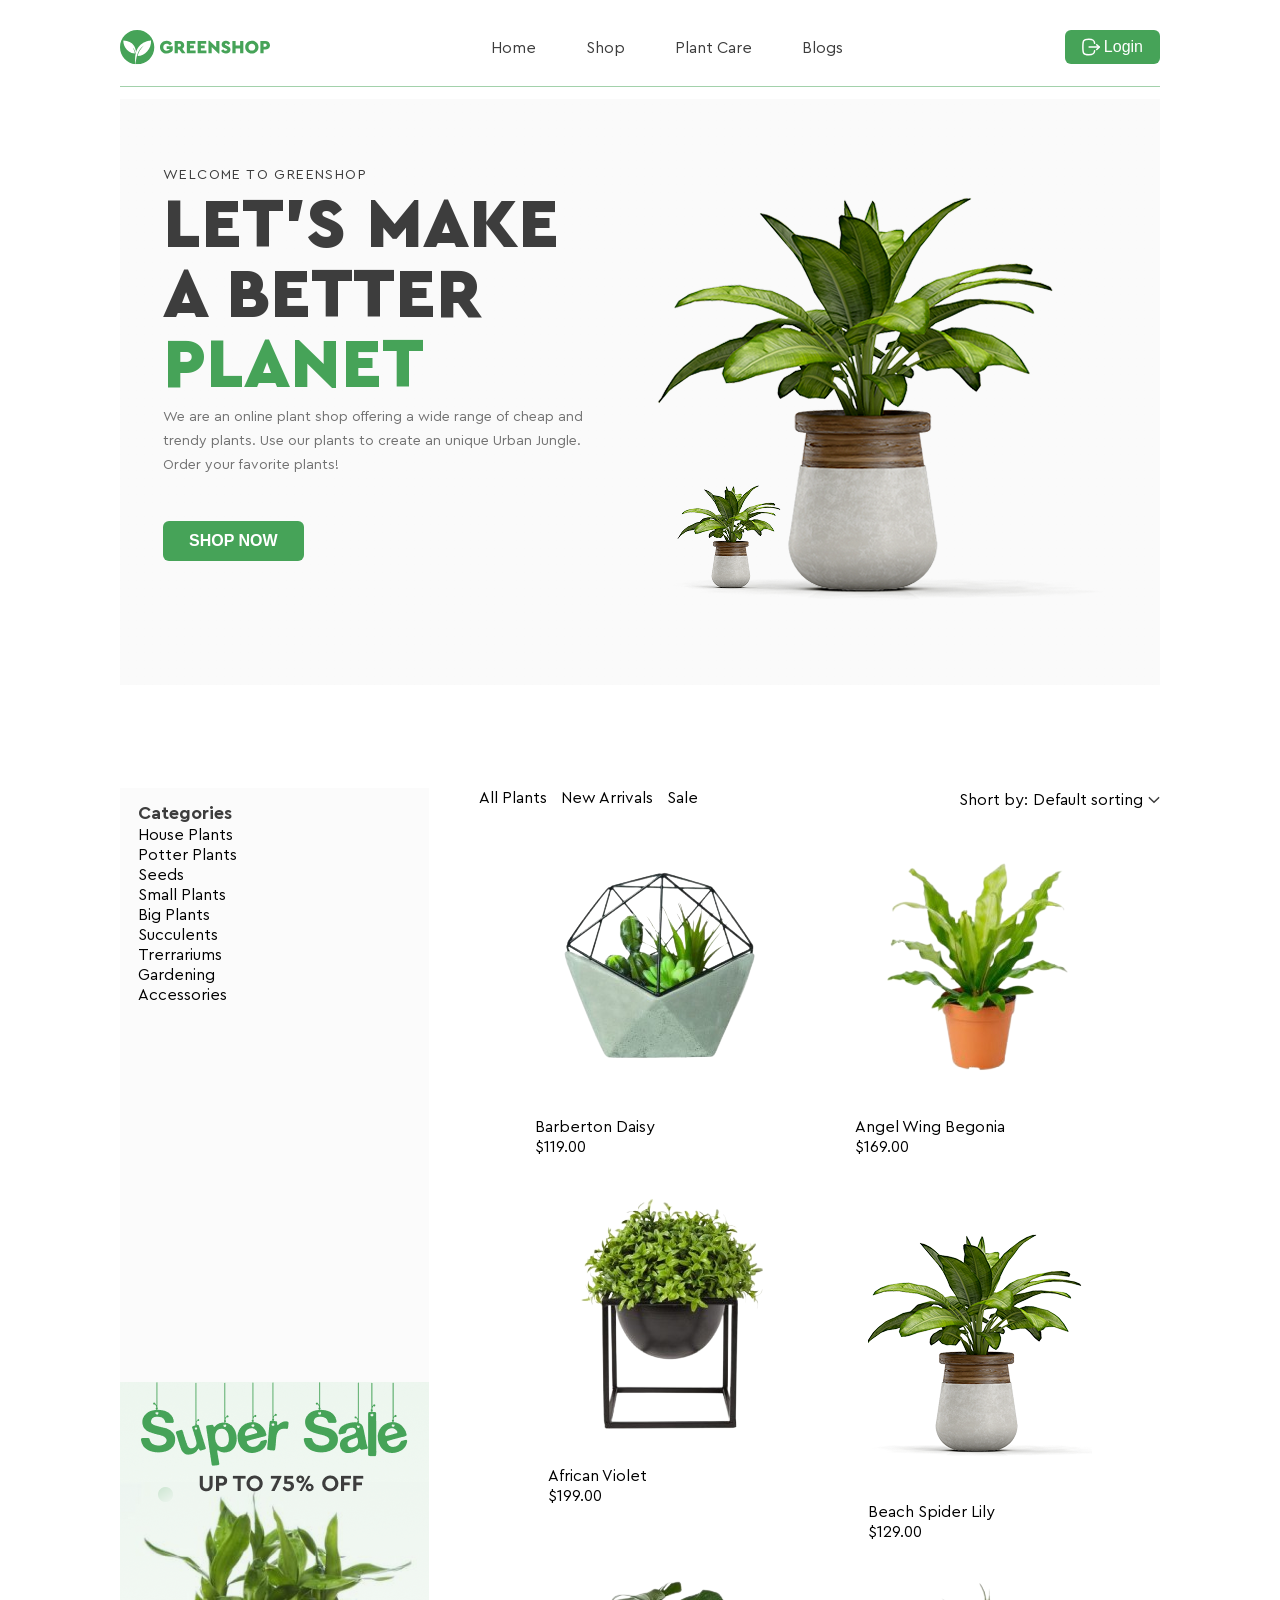
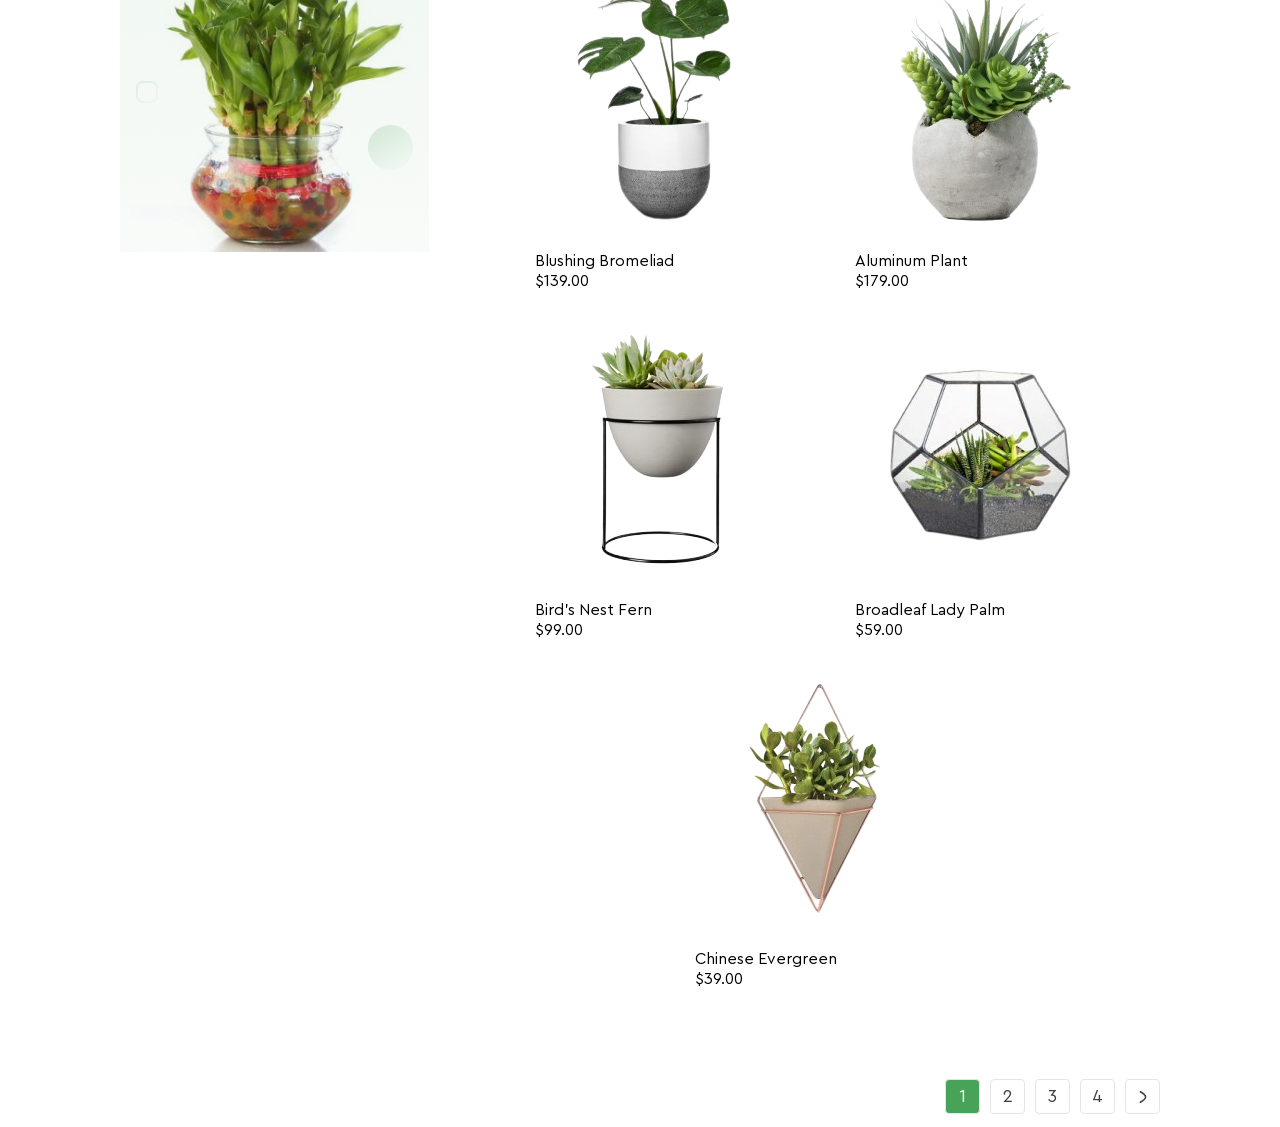
<file: surce/index.html>
<!DOCTYPE html>
<html lang="en">
<head>
    <meta charset="UTF-8">
    <meta name="viewport" content="width=device-width, initial-scale=1.0">
    <title>Greenshop</title>
    <link rel="stylesheet" href="../css/reset.css">
    <link rel="stylesheet" href="../css/main.css">
    <link rel="stylesheet" href="../fonts/cera pro/fonts.md">
</head>
<body>
    <div class="main">
        <header>
            <svg xmlns="http://www.w3.org/2000/svg" width="150" height="35" viewBox="0 0 150 35" fill="none" class="svg1">
                <g clip-path="url(#clip0_1_1069)">
                    <path d="M17.15 0C7.67748 0 0 7.67746 0 17.15C0 26.0201 6.73548 33.3175 15.3711 34.207C14.8496 29.9134 15.0436 26.4001 15.7067 23.5135C15.3347 21.7225 14.4898 19.0703 12.5734 17.1864C12.5734 17.1864 13.8348 19.0784 14.5181 21.6214C14.5181 21.6255 14.5221 21.6295 14.5221 21.6335C14.5949 21.9044 14.6596 22.1793 14.7162 22.4623C14.7283 22.527 14.7404 22.5917 14.7526 22.6604C14.8051 22.9515 14.8536 23.2426 14.886 23.5418C5.19513 22.3532 3.12921 13.6569 3.35561 10.3781C13.665 10.9482 15.7754 17.8292 16.0827 22.0985C19.4585 11.0412 30.1843 10.4024 31.0697 10.3781C31.4538 18.8763 25.1509 25.5026 17.6149 26.0807C17.6635 25.8503 17.7201 25.6198 17.7767 25.3934C17.7928 25.3247 17.813 25.26 17.8333 25.1913C17.8777 25.0296 17.9222 24.8679 17.9748 24.7061C17.995 24.6374 18.0192 24.5646 18.0394 24.4959C18.096 24.318 18.1567 24.1442 18.2173 23.9663C18.2335 23.9259 18.2456 23.8854 18.2618 23.845C18.3386 23.6348 18.4195 23.4326 18.5003 23.2305C18.5084 23.2143 18.5125 23.1941 18.5205 23.1779C18.5205 23.1779 18.5205 23.1779 18.5246 23.1779C20.4571 18.5043 24.0229 15.4439 24.0229 15.4439C17.0247 19.4868 15.8441 29.9983 15.6582 34.2231C16.1514 34.2676 16.6446 34.2999 17.15 34.2999C26.6225 34.2999 34.3 26.6225 34.3 17.15C34.3 7.67746 26.6225 0 17.15 0Z" fill="#46A358"/>
                    <path d="M46.7037 10.7454C48.9718 10.7454 50.8235 11.7197 52.0242 13.4986L49.7764 15.4109C48.9718 14.287 47.9975 13.7048 46.6471 13.7048C44.5691 13.7048 43.2753 15.0713 43.2753 17.1534C43.2753 19.2719 44.6418 20.695 46.8372 20.695C48.0177 20.695 48.9556 20.2826 49.554 19.5912V19.0091H46.6673V16.2356H52.7762V20.133C52.194 21.1639 51.3693 21.9887 50.3019 22.6234C49.2346 23.242 48.0339 23.5614 46.7037 23.5614C42.9923 23.618 39.9237 20.7313 39.9763 17.1534C39.9197 13.5956 42.9923 10.6888 46.7037 10.7454Z" fill="#46A358"/>
                    <path d="M61.9576 23.3316L59.168 19.4908H57.8379V23.3316H54.6157V10.9684H59.4672C62.2204 10.9684 64.2459 12.6543 64.2459 15.2215C64.2459 16.7376 63.5141 17.995 62.2972 18.7429L65.5558 23.3316H61.9576ZM57.8338 16.681H59.4833C60.3809 16.681 60.963 16.0988 60.963 15.2215C60.963 14.3442 60.3809 13.7782 59.4833 13.7782H57.8338V16.681Z" fill="#46A358"/>
                    <path d="M66.8333 10.9684H75.4124V13.8712H70.0555V15.5773H73.876V18.2739H70.0555V20.4288H75.6388V23.3316H66.8333V10.9684Z" fill="#46A358"/>
                    <path d="M77.6441 10.9684H86.2231V13.8712H80.8663V15.5773H84.6868V18.2739H80.8663V20.4288H86.4495V23.3316H77.6441V10.9684Z" fill="#46A358"/>
                    <path d="M99.4192 10.9683V23.5579H98.3882L91.681 17.057V23.3315H88.4588V10.7419H89.4897L96.197 17.1499V10.9683H99.4192Z" fill="#46A358"/>
                    <path d="M103.264 19.135C103.996 20.1094 104.764 20.7279 106.017 20.7279C106.862 20.7279 107.291 20.4288 107.291 19.8264C107.291 19.2846 107.008 19.1148 106.033 18.6822L104.76 18.1203C102.718 17.2187 101.631 16.0584 101.631 14.3927C101.631 12.2014 103.43 10.7379 105.957 10.7379C107.998 10.7379 109.442 11.7123 110.19 13.2283L108.035 14.8778C107.436 13.9803 106.874 13.5679 105.993 13.5679C105.318 13.5679 104.889 13.8307 104.889 14.3563C104.889 14.8051 105.152 15.0517 105.957 15.367L107.38 15.9654C109.535 16.867 110.545 17.9505 110.545 19.6929C110.545 22.0904 108.576 23.5539 106.009 23.5539C103.782 23.5539 101.982 22.4866 101.081 20.7805L103.264 19.135Z" fill="#46A358"/>
                    <path d="M112.393 10.9684H115.615V15.4843H120.131V10.9684H123.353V23.3316H120.131V18.3871H115.615V23.3316H112.393V10.9684Z" fill="#46A358"/>
                    <path d="M131.843 10.7419C135.441 10.6651 138.607 13.6084 138.53 17.1499C138.603 20.7279 135.441 23.6145 131.843 23.5579C128.229 23.6145 125.116 20.7279 125.193 17.1499C125.116 13.6084 128.229 10.6692 131.843 10.7419ZM131.859 13.7014C129.874 13.7014 128.488 15.1083 128.488 17.1499C128.488 18.1809 128.807 19.0218 129.426 19.6606C130.044 20.2791 130.869 20.5985 131.859 20.5985C133.772 20.5985 135.231 19.2118 135.231 17.1499C135.235 15.1083 133.772 13.7014 131.859 13.7014Z" fill="#46A358"/>
                    <path d="M140.374 10.9684H145.226C147.979 10.9684 150.004 12.6543 150.004 15.2215C150.004 17.7524 147.926 19.4908 145.226 19.4908H143.596V23.3316H140.374V10.9684ZM145.242 16.681C146.139 16.681 146.721 16.0988 146.721 15.2215C146.721 14.3442 146.139 13.7782 145.242 13.7782H143.592V16.681H145.242Z" fill="#46A358"/>
                </g>
                <defs>
                    <clipPath id="clip0_1_1069">
                    <rect width="150" height="34.2999" fill="white"/>
                    </clipPath>
                </defs>
            </svg>
            <ul class="nav">
                <li class="nav-items active">
                    Home
                </li>
                <li class="nav-items">
                    Shop
                </li>
                <li class="nav-items">
                    Plant Care
                </li>
                <li class="nav-items">
                    Blogs
                </li>
            </ul>
            <button class="login-button">
                <svg xmlns="http://www.w3.org/2000/svg" width="18" height="18" viewBox="0 0 18 18" fill="none">
                    <path d="M17.1601 9.1006H7.12598" stroke="white" stroke-width="1.5" stroke-linecap="round" stroke-linejoin="round"/>
                    <path d="M14.7212 6.67059L17.1612 9.10059L14.7212 11.5306" stroke="white" stroke-width="1.5" stroke-linecap="round" stroke-linejoin="round"/>
                    <path d="M12.6342 5.35826C12.3592 2.37493 11.2425 1.2916 6.80082 1.2916C0.883322 1.2916 0.883322 3.2166 0.883322 8.99993C0.883322 14.7833 0.883322 16.7083 6.80082 16.7083C11.2425 16.7083 12.3592 15.6249 12.6342 12.6416" stroke="white" stroke-width="1.5" stroke-linecap="round" stroke-linejoin="round"/>
                </svg>
                Login
            </button>
        </header>
        <div class="main-buner">
            <div class="not-image">
                <div class="div1">Welcome to GreenShop</div>
                <div class="div2">Let’s Make a Better <span>Planet</span></div>
                <div class="div3">We are an online plant shop offering a wide range of cheap and trendy plants. Use our plants to create an unique Urban Jungle. Order your favorite plants!</div>
                <button class="shop-button">SHOP NOW</button>
            </div>
            <img src="../img/main img/grass.png" alt="">
        </div>
        <div class="hw7">
            <div>
                <div class="Categories">
                    <span>Categories</span>
                    <ul>
                        <li>House Plants</li>
                        <li>Potter Plants</li>
                        <li>Seeds</li>
                        <li>Small Plants</li>
                        <li>Big Plants</li>
                        <li>Succulents</li>
                        <li>Trerrariums</li>
                        <li>Gardening</li>
                        <li>Accessories</li>
                    </ul>
                </div>
                <img src="../img/main img/Super Sale Banner.png" alt="">
            </div>
            <div>
                <div class="short-by">
                    <ul>
                        <li>All Plants</li>
                        <li>New Arrivals</li>
                        <li>Sale</li>
                    </ul>
                    <ul>
                        <li>Short by:</li>
                        <li>Default sorting</li>
                        <svg xmlns="http://www.w3.org/2000/svg" width="12" height="8" viewBox="0 0 12 8" fill="none">
                            <path d="M10.6667 1.66669L6.00004 6.33335L1.33337 1.66669" stroke="#3D3D3D" stroke-width="1.5" stroke-linecap="round" stroke-linejoin="round"/>
                        </svg>
                    </ul>
                </div>
                <div class="products">
                    <div>
                        <div>
                            <img src="../img/main img/products img/product1.png" alt="product2">
                        </div><br>
                        <div>
                            <span>Barberton Daisy</span><br>
                            <span>$119.00</span>
                        </div>
                    </div>
                    <div>
                        <div>
                            <img src="../img/main img/products img/product2.png" alt="product2">
                        </div><br>
                        <div>
                            <span>Angel Wing Begonia</span><br>
                            <span>$169.00</span>
                        </div>
                    </div>
                    <div>
                        <div>
                            <img src="../img/main img/products img/product3.png" alt="product2">
                        </div><br>
                        <div>
                            <span>African Violet</span><br>
                            <span>$199.00</span>
                        </div>
                    </div>
                    <div>
                        <div>
                            <img src="../img/main img/products img/product4.png" alt="product2">
                        </div><br>
                        <div>
                            <span>Beach Spider Lily</span><br>
                            <span>$129.00</span>
                        </div>
                    </div>
                    <div>
                        <div>
                            <img src="../img/main img/products img/product5.png" alt="product2">
                        </div><br>
                        <div>
                            <span>Blushing Bromeliad</span><br>
                            <span>$139.00</span>
                        </div>
                    </div>
                    <div>
                        <div>
                            <img src="../img/main img/products img/product6.png" alt="product2">
                        </div><br>
                        <div>
                            <span>Aluminum Plant</span><br>
                            <span>$179.00</span>
                        </div>
                    </div>
                    <div>
                        <div>
                            <img src="../img/main img/products img/product7.png" alt="product2">
                        </div><br>
                        <div>
                            <span>Bird's Nest Fern</span><br>
                            <span>$99.00</span>
                        </div>
                    </div>
                    <div>
                        <div>
                            <img src="../img/main img/products img/product8.png" alt="product2">
                        </div><br>
                        <div>
                            <span>Broadleaf Lady Palm</span><br>
                            <span>$59.00</span>
                        </div>
                    </div>
                    <div>
                        <div>
                            <img src="../img/main img/products img/product9.png" alt="product2">
                        </div><br>
                        <div>
                            <span>Chinese Evergreen</span><br>
                            <span>$39.00</span>
                        </div>
                    </div>
                </div>
                <div class="strnum-div">
                    <div class="strnum1"></div>
                    <div class="strnum2">
                        <div>1</div>
                        <div>2</div>
                        <div>3</div>
                        <div>4</div>
                        <div>
                            <svg xmlns="http://www.w3.org/2000/svg" width="8" height="12" viewBox="0 0 8 12" fill="none">
                                <path d="M1.375 0.75C1.375 0.75 6.625 3.858 6.625 6C6.625 8.14125 1.375 11.25 1.375 11.25" stroke="#3D3D3D" stroke-width="1.5" stroke-linecap="round" stroke-linejoin="round"/>
                            </svg>
                        </div>
                    </div>
                </div>
            </div>
        </div>
    </div>
</body>
</html>
</file>
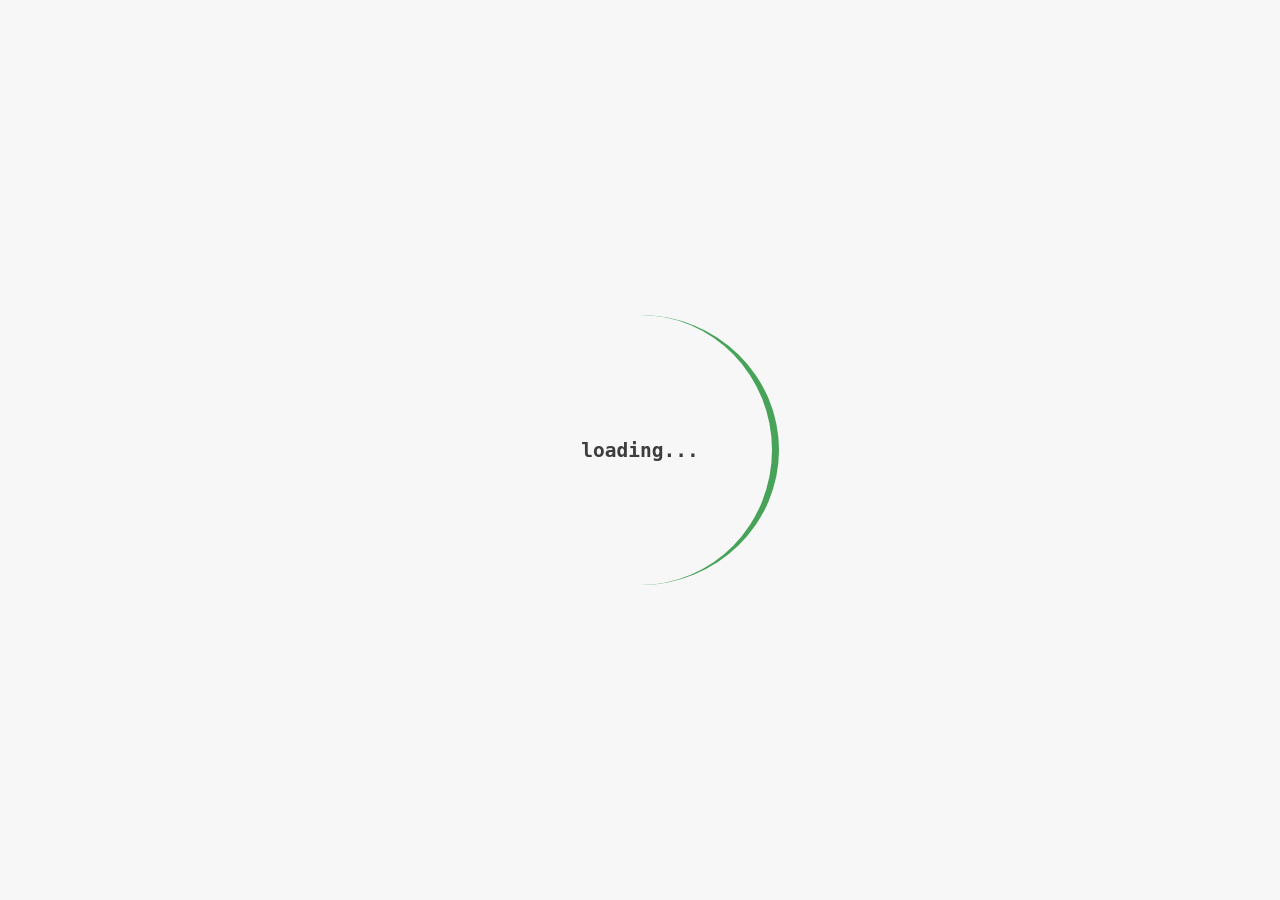
<file: pages/preloader.html>
<!DOCTYPE html>
<html lang="en">
<head>
    <meta charset="UTF-8">
    <meta name="viewport" content="width=device-width, initial-scale=1.0">
    <title>preloader</title>
    <link rel="stylesheet" href="../css/preloader.css">
    <link rel="stylesheet" href="../css/reset.css">
</head>
<body onload="myFunction()">
    <div class="loader">
        <div class="load-circle"></div>
        <h2 class="loading-text">loading...</h2>
        <!-- <div class="list"></div> -->
    </div>
    
    <script> //хотел сделать чтоб пока прогружались элементы, но не получилось
        var preloader =
        document.getElementById("loading");
        function myFunction(){
            preloader.style.display="none";
        }
    </script>


</body>
</html>
</file>
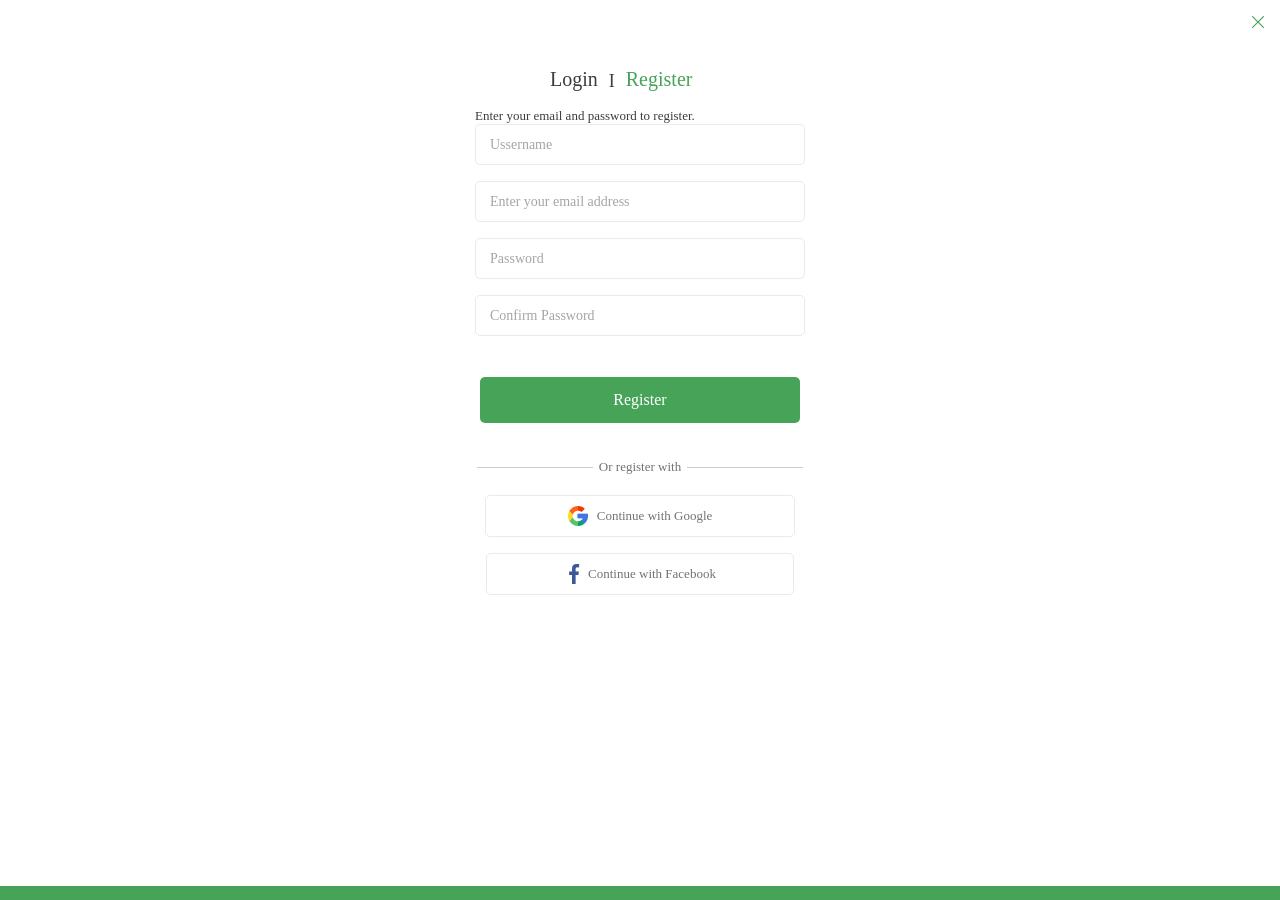
<file: pages/Registration.html>
<!-- я не смог или не понял как поставить твой -->
<!DOCTYPE html>
<html lang="en">
<head>
    <meta charset="UTF-8">
    <meta name="viewport" content="width=device-width, initial-scale=1.0">
    <title>Registration</title>
    <link rel="stylesheet" href="../css/register.css">
    <link rel="stylesheet" href="../css/reset.css">
</head>
<body class="centering">
    <a href="../index.html">
        <svg xmlns="http://www.w3.org/2000/svg" width="18" height="18" viewBox="0 0 18 18" fill="none" class="escape">
            <path fill-rule="evenodd" clip-rule="evenodd" d="M3.17007 3.17007C3.39682 2.94331 3.76447 2.94331 3.99122 3.17007L9 8.17884L14.0088 3.17007C14.2355 2.94331 14.6032 2.94331 14.8299 3.17007C15.0567 3.39682 15.0567 3.76447 14.8299 3.99122L9.82116 9L14.8299 14.0088C15.0567 14.2355 15.0567 14.6032 14.8299 14.8299C14.6032 15.0567 14.2355 15.0567 14.0088 14.8299L9 9.82116L3.99122 14.8299C3.76447 15.0567 3.39682 15.0567 3.17007 14.8299C2.94331 14.6032 2.94331 14.2355 3.17007 14.0088L8.17884 9L3.17007 3.99122C2.94331 3.76447 2.94331 3.39682 3.17007 3.17007Z" fill="#46A358"/>
        </svg>
    </a>

    <div id="one-or-two" >
        <span id="login-text">Login </span>
        <span id="cherta-text">  I </span>
        <span id="register-text"> Register</span>
    </div>
    <form action="#" method="get">
        <p id="text241">Enter your email and password to register.</p>
        <!-- ussername -->
        <div>
            <input
            class="input-style"
            type="text"
            name="ussername"
            tabindex="1"
            placeholder="Ussername">
        </div>
        <!-- email -->
        <div>
            <input
            type="email"
            name="email"
            tabindex="2"
            placeholder="Enter your email address"
            class="input-style">
        </div>
        <!-- password -->
        <div>
            <input
            type="password"
            name="usserpassword"
            tabindex="3"
            placeholder="Password"
            class="input-style">
        </div>
        <!-- confirmpassword -->
        <div>
            <input 
            type="password" 
            name="confirmpassword"
            class="input-style"
            tabindex="4"
            placeholder="Confirm Password">
        </div>
        <button id="submit-button" type="submit" tabindex="5">Register</button>
    </form>
    <!-- other method -->
    <div class="centering">
        <!-- Or register with -->
        <div id="div-or">
            <hr>
            <span>Or register with</span>
            <hr>
        </div>
        <!-- Continue with Google -->
         <div id="google-button">
            <img src="../img/register img/google1.png" alt="google-logo">
            <span>Continue with Google</span>
         </div>
         <!-- Continue with Facebook -->
          <div id="faceboock-button">
            <img src="../img/register img/facebook1.png" alt="faceboock-logo">
            <span>Continue with Facebook</span>
         </div>
    </div>
    <footer></footer>
</body>
</html>
</file>
<file: css/main.css>
@import url("https://fonts.googleapis.com/css2?family=Encode+Sans+Expanded:wght@100;200;300;400;500;600;700;800;900&display=swap");
@font-face {
  font-family: "Cera pro";
  src: url("../fonts/cera-pro/CeraPro-Regular.eot");
  src: url("../fonts/cera-pro/CeraPro-Regular.eot#iefix") format("embedded-opentype"), url("../fonts/cera-pro/CeraPro-Regular.ttf") format("truttype"), url("../fonts/cera-pro/CeraPro-Regular.woff") format("woff"), url("../fonts/cera-pro/CeraPro-Regular.woff2") format("woff2");
  font-weight: 400;
}
@font-face {
  font-family: "Cera pro";
  src: url("../fonts/cera-pro/CeraPro-Medium.eot");
  src: url("../fonts/cera-pro/CeraPro-Medium.eot#iefix") format("embedded-opentype"), url("../fonts/cera-pro/CeraPro-Medium.ttf") format("truttype"), url("../fonts/cera-pro/CeraPro-Medium.woff") format("woff"), url("../fonts/cera-pro/CeraPro-Medium.woff2") format("woff2");
  font-weight: 500;
}
@font-face {
  font-family: "Cera pro";
  src: url("../fonts/cera-pro/CeraPro-Bold.eot");
  src: url("../fonts/cera-pro/CeraPro-Bold.eot#iefix") format("embedded-opentype"), url("../fonts/cera-pro/CeraPro-Bold.ttf") format("truttype"), url("../fonts/cera-pro/CeraPro-Bold.woff") format("woff"), url("../fonts/cera-pro/CeraPro-Bold.woff2") format("woff2");
  font-weight: 700;
}
@font-face {
  font-family: "Cera pro";
  src: url("../fonts/cera-pro/CeraPro-Black.eot");
  src: url("../fonts/cera-pro/CeraPro-Black.eot#iefix") format("embedded-opentype"), url("../fonts/cera-pro/CeraPro-Black.ttf") format("truttype"), url("../fonts/cera-pro/CeraPro-Black.woff") format("woff"), url("../fonts/cera-pro/CeraPro-Black.woff2") format("woff2");
  font-weight: 900;
}
* {
  box-sizing: border-box;
}

.main {
  padding: 30px 120px 13px 120px;
}

/* head */
header {
  display: flex;
  justify-content: space-between;
  border-bottom: 0.3px solid rgba(70, 163, 88, 0.5);
  font-family: "Cera pro";
}

.nav {
  display: flex;
  gap: 50px;
}

.nav-items, .list3-in-nav {
  font-weight: 400;
  color: #3D3D3D;
  font-size: 16px;
  padding: 8px 0 25px;
  font-size: 16px;
  border-bottom: 3px solid transparent;
  position: relative;
  transition: all 0.3s;
}

.list3-in-nav {
  width: 90px;
}

.list3-in-nav > a {
  color: #3D3D3D;
}

.nav-items:hover {
  font-weight: 700;
  border-bottom: 3px solid #46A358;
  padding-left: 0px;
}

.menu_1 {
  display: none;
  position: absolute;
  top: 69px;
  left: -56px;
  position: relative;
}

.list3-in-nav:hover > div > .menu_1 {
  display: block;
  position: absolute;
  top: 37px;
  width: 188px;
  background-color: #EDF6EE;
}

.list3-in-nav:hover > .menu_1-div {
  display: block;
  position: absolute;
}

.menu_1-div:hover > .menu_1 {
  display: block;
  position: absolute;
  top: 37px;
  width: 188px;
  background-color: #EDF6EE;
}

.menu_1-div {
  position: relative;
  width: 188px;
  height: 143px;
  display: none;
}

.menu_1 > li {
  padding: 7px 0px 8px 14px;
  color: #3D3D3D;
  font-family: "Encode Sans Expanded";
  font-size: 16px;
  font-weight: 400;
  align-items: center;
}

.last-menu-li {
  display: flex;
  justify-content: space-between;
  width: 100%;
}
.last-menu-li > svg {
  margin-right: 13px;
}

.login-button {
  border-radius: 6px;
  background: #46A358;
  padding: 8px 17px;
  color: #fff;
  display: inline-flex;
  align-items: center;
  gap: 4px;
  font-size: 16px;
  font-weight: 500;
  margin-bottom: auto;
}

.menu_Priming {
  position: absolute;
  display: none;
}

.menu_Priming > li {
  padding: 7px 14px 8px;
  background: #EDF6EE;
  color: #3D3D3D;
  font-size: 16px;
  font-weight: 400;
}

.last-menu-li:hover > div > .menu_Priming {
  width: 178px;
  display: block;
}

.last-menu-li:hover .menu_Priming-div {
  display: block;
  position: absolute;
  top: 0px;
  left: 188px;
}

.menu_Priming-div {
  position: relative;
  width: 188px;
  height: 143px;
  display: none;
  padding-left: 2px;
}

.last-menu-li:hover {
  background: #1A712A;
  font-weight: 700;
  color: #fff;
  transition: background-color 0.8s;
}
.last-menu-li:hover > svg > path {
  fill: #fff;
  transition: all 0.8s;
}

/* buner */
.main-buner {
  background: linear-gradient(98deg, rgba(245, 245, 245, 0.5) -23.46%, rgba(245, 245, 245, 0.5) 107.51%);
  margin-top: 12px;
  padding: 68px 43px;
  display: flex;
  justify-content: space-between;
  font-family: "Cera pro";
}

.div1 {
  margin-bottom: 7px;
  color: #3D3D3D;
  font-size: 14px;
  line-height: 16px;
  letter-spacing: 1.4px;
  text-transform: uppercase;
  font-weight: 500px;
}

.div2, .div2 span {
  margin-bottom: 5px;
  color: #3D3D3D;
  font-size: 70px;
  font-weight: 900;
  line-height: 70px;
  max-width: 530px;
  text-transform: uppercase;
  font-weight: 900px;
}

.div2 span {
  color: #46A358;
}

.div3 {
  color: #727272;
  font-size: 14px;
  font-weight: 400;
  line-height: 24px;
  max-width: 557px;
  margin-bottom: 44px;
  font-weight: 400;
}

.shop-button {
  padding: 10px 26px;
  background-color: #46A358;
  border-radius: 6px;
  color: #FFF;
  font-size: 16px;
  font-style: normal;
  font-weight: 700;
  line-height: 20px;
  text-transform: uppercase;
}

/* 7-8 hw */
.hw7 {
  margin-top: 103px;
  display: flex;
  justify-content: space-between;
  gap: 50px;
  font-family: "Cera pro";
}

.left-site {
  display: flex;
  flex-direction: column;
}

.Categories {
  background-color: #FBFBFB;
  padding: 14px 18px 377px;
}

.Categories-ul {
  margin: 7px 12px;
}

.Categories-li {
  color: #3D3D3D;
  font-size: 15px;
  font-style: normal;
  font-weight: 400;
  line-height: 40px;
}
.Categories-li > .Categories-label {
  display: flex;
  justify-content: space-between;
}
.Categories-li > .Categories-label > input {
  display: none;
}
.Categories-li > .Categories-label > input:checked ~ .Categories-li > div {
  color: red;
}

.Categories-label > input:checked ~ .Categories-checkbox-div {
  color: #46A358;
  font-weight: 700;
  transition: font-weight 0.4s;
}

.Categories-label-1 > input:checked #orb-checkbox {
  color: red;
}

#orb-checkbox {
  width: 10px;
  height: 10px;
  background: #46A358;
  border-radius: 5px;
}

.Categories span {
  color: #3D3D3D;
  font-size: 18px;
  font-weight: 700;
}

.short-by {
  display: flex;
  height: 23px;
  justify-content: space-between;
  max-width: 100%;
  min-width: 100%;
  margin-bottom: 30px;
}

.short-by ul:first-child {
  display: flex;
  gap: 14px;
}

.short-by ul:last-child {
  display: flex;
  gap: 5px;
  align-items: center;
}

.products {
  display: flex;
  flex-flow: row wrap;
  gap: 33px 70px;
  justify-content: center;
}

.name-product {
  margin: 12px 0px 6px;
  display: inline-block;
  color: #3D3D3D;
  font-size: 16px;
  font-weight: 400;
}

.cena-product {
  color: #46A358;
  font-size: 18px;
  font-weight: 700;
}

.prodict-image-contaner-1 {
  padding: 31px 4px 19px;
  background: #FBFBFB;
  display: inline-block;
}

.prodict-image-contaner-2 {
  padding: 25px 4px;
  background: #FBFBFB;
  display: inline-block;
}

.prodict-image-contaner-3 {
  padding: 24px 4px 26px;
  background: #FBFBFB;
  display: inline-block;
}

.prodict-image-contaner-4 {
  padding: 6px 13px 8px 21px;
  background: #FBFBFB;
  display: inline-block;
}

.prodict-image-contaner-5 {
  padding: 23px 4px 27px;
  background: #FBFBFB;
  display: inline-block;
}

.prodict-image-contaner-6 {
  padding: 23px 4px 27px;
  background: #FBFBFB;
  display: inline-block;
}

.prodict-image-contaner-7 {
  padding: 18px 4px 32px;
  background: #FBFBFB;
  display: inline-block;
}

.prodict-image-contaner-8 {
  padding: 28px 4px 22px;
  background: #FBFBFB;
  display: inline-block;
}

.prodict-image-contaner-9 {
  padding: 19px 4px 31px;
  background: #FBFBFB;
  display: inline-block;
}

.icons3 {
  display: flex;
  align-items: center;
  justify-content: center;
  gap: 10px;
  position: absolute;
  bottom: 67px;
  left: 67px;
  display: none;
}
.icons3 > div {
  background-color: #FFF;
  border-radius: 4px;
  height: 35px;
}
.icons3 > .shop-icon {
  padding: 8px 9px 7px 6px;
}
.icons3 > .heart-icon {
  padding: 8px 8px 7px 7px;
}
.icons3 > .lupa-icon {
  padding: 7px 6.1px 8px 9px;
}

.products > div:hover > .icons3 {
  display: flex;
}

.products > div {
  border-top: 1px solid transparent;
  transition: all 0.4s;
}

.products > div:hover {
  border-top: 1px solid #46A358;
}

.products > div {
  position: relative;
}

.discount13 {
  position: absolute;
  top: 14px;
  left: 0;
  padding: 6px 9px;
  background: #46A358;
}
.discount13 > span {
  color: #FFF;
  font-size: 16px;
  font-weight: 500;
}

.strnum2 {
  display: flex;
  gap: 10px;
}

.strnum2 div {
  border: 1px solid #E5E5E5;
  width: 35px;
  height: 35px;
  display: flex;
  align-items: center;
  justify-content: center;
  color: #3D3D3D;
  font-size: 18px;
  font-weight: 300;
  border-radius: 4px;
}

.strnum2 div:first-child {
  background-color: #46A358;
  color: #fff;
}

.strnum-div {
  display: flex;
  justify-content: end;
  margin-top: 90px;
}

/* 02 */
.em02 {
  margin-top: 146px;
  gap: 28px;
  display: flex;
  font-family: "Cera Pro";
  flex-flow: row wrap;
  justify-content: center;
}
.em02 div {
  width: 586px;
  position: relative;
  background-color: #FBFBFB;
  display: flex;
}
.em02 div > div {
  display: flex;
  flex-flow: column;
  align-items: end;
  padding: 37px 45px 46px 10px;
  gap: 10px;
  height: 250px;
}
.em02 div > div > span:nth-child(2) {
  width: 292px;
}
.em02 div button:nth-child(3) {
  margin-top: 15px;
  padding: 10px 27px;
  gap: 2px;
  border-radius: 6px;
  background: #46A358;
  color: #FFF;
  font-size: 14px;
  font-weight: 500;
  line-height: 20px;
}
.em02 div span {
  text-align: end;
}
.em02 > div:nth-child(1) > img {
  position: absolute;
  top: -52px;
  z-index: 1;
}
.em02 > div:nth-child(2) > img {
  position: absolute;
  top: -45px;
  z-index: 1;
}

.em02 div:nth-child(2) div span:nth-child(1) {
  color: #3D3D3D;
  font-size: 18px;
  font-weight: 900;
  line-height: 24px; /* 133.333% */
  text-transform: uppercase;
  max-width: 146px;
}

.em02 div:nth-child(1) div span:nth-child(1) {
  color: #3D3D3D;
  font-size: 18px;
  font-weight: 900;
  line-height: 24px; /* 133.333% */
  text-transform: uppercase;
  max-width: 150px;
}

/* blog */
.Blog {
  margin-top: 138px;
  display: flex;
  flex-direction: column;
  font-family: "Cera pro";
  align-items: center;
}
.Blog > h2 {
  color: #3D3D3D;
  font-size: 30px;
  font-weight: 700;
  line-height: 16px; /* 53.333% */
  margin-bottom: 15px;
}
.Blog > span:nth-child(2) {
  color: #727272;
  font-size: 14px;
  font-weight: 400;
  line-height: 24px; /* 171.429% */
  margin-bottom: 35px;
}
.Blog > .rectangle-box {
  display: flex;
  flex-flow: row wrap;
  gap: 44px;
  justify-content: space-between;
}
.Blog > .rectangle-box > div {
  max-width: 268px;
}
.Blog > .rectangle-box > div > div {
  background: #FBFBFB;
  padding: 9px 33px 13px 13px;
  gap: 4px;
}
.Blog > .rectangle-box > div > div > a {
  margin-top: 5px;
  color: #3D3D3D;
  font-size: 14px;
  font-weight: 500;
  line-height: 16px; /* 114.286% */
  text-decoration: none;
  align-items: center;
  text-align: center;
}
.Blog > .rectangle-box > div > div > div:nth-child(1) {
  color: #46A358;
  font-size: 14px;
  font-weight: 500;
  line-height: 16px; /* 114.286% */
}
.Blog > .rectangle-box > div > div > div:nth-child(2) {
  color: #3D3D3D;
  font-size: 20px;
  font-weight: 700;
  line-height: 26px; /* 130% */
}
.Blog > .rectangle-box > div > div > div:nth-child(3) {
  color: #727272;
  font-size: 14px;
  font-weight: 400;
  line-height: 22px; /* 157.143% */
}
.Blog > .rectangle-box > div:nth-child(1) > div > div:nth-child(1) {
  color: #46A358;
  font-size: 14px;
  font-weight: 500;
  line-height: 16px; /* 114.286% */
}
.Blog > .rectangle-box > div:nth-child(1) > div > div:nth-child(2) {
  color: #3D3D3D;
  font-size: 20px;
  font-weight: 700;
  line-height: 26px; /* 130% */
}
.Blog > .rectangle-box > div:nth-child(1) > div > div:nth-child(3) {
  color: #727272;
  font-size: 14px;
  font-weight: 400;
  line-height: 22px; /* 157.143% */
}
.Blog > .rectangle-box > div:nth-child(3) > div > a {
  color: #46A358;
}

.rectangle-text1_2 {
  width: 189px;
}

.rectangle-text1_3 {
  width: 242px;
}

.rectangle-text2_2 {
  width: 202px;
}

.rectangle-text2_3 {
  width: 242px;
}

.rectangle-text3_2 {
  width: 174px;
}

.rectangle-text3_3 {
  width: 242px;
}

.rectangle-text4_2 {
  width: 169px;
}

.rectangle-text4_3 {
  width: 242px;
}

.background {
  display: flex;
  align-items: center;
  flex-direction: column;
}

.div1-in-background {
  padding: 25px;
  background: #FBFBFB;
  margin-top: 100px;
  justify-content: center;
  display: flex;
  gap: 1.81vw;
  width: 83.33vw;
  justify-content: space-between;
}

.Rectangle-greenline {
  margin-top: 6px;
  height: 187px;
  width: 1px;
  background: rgba(70, 163, 88, 0.1);
}

.Garden-Care {
  margin-right: 0.56vw;
}

.ananas-svg-box {
  position: relative;
  left: 0px;
  width: 76px;
  height: 100px;
}
.ananas-svg-box > .svg-ananas1 {
  background-image: url("../svg/ananas/Ellipse 9.svg");
  width: 74px;
  height: 74px;
  position: absolute;
  left: 0px;
  bottom: 0px;
}
.ananas-svg-box > .svg-ananas2 {
  background-image: url("../svg/ananas/Frame-1.svg");
  width: 61px;
  height: 46px;
  position: absolute;
  right: 0px;
  bottom: 49px;
}
.ananas-svg-box > .svg-ananas3 {
  background-image: url("../svg/ananas/Frame.svg");
  width: 55px;
  height: 48px;
  position: absolute;
  right: 3px;
  bottom: 2px;
}

.text1-in-ananansdiv {
  color: #3D3D3D;
  font-family: "Cera Pro";
  font-size: 17px;
  font-weight: 700;
  line-height: 16px; /* 94.118% */
  margin-top: 15px;
}

.text2-in-ananansdiv {
  color: #727272;
  font-family: "Cera Pro";
  font-size: 14px;
  font-weight: 400;
  line-height: 22px; /* 157.143% */
  max-width: 204px;
  margin-top: 9px;
}

.Plant-Renovation {
  margin-left: 0.069vw;
}

.kaktus-svg-box {
  position: relative;
  left: 0px;
  width: 83px;
  height: 90px;
  margin-top: 5px;
}
.kaktus-svg-box > .svg-kaktus1 {
  background-image: url("../svg/kaktus/Ellipse 10.svg");
  width: 74px;
  height: 74px;
  position: absolute;
  left: 0px;
  bottom: 0px;
}
.kaktus-svg-box > .svg-kaktus2 {
  background-image: url("../svg/kaktus/Frame-1.svg");
  width: 35px;
  height: 39px;
  position: absolute;
  right: 17px;
  top: 0px;
}
.kaktus-svg-box > .svg-kaktus3 {
  background-image: url("../svg/kaktus/Frame.svg");
  width: 68px;
  height: 49px;
  position: absolute;
  right: 0px;
  bottom: 3px;
}

.text1-in-kaktusdiv {
  color: #3D3D3D;
  font-family: "Cera Pro";
  font-size: 17px;
  font-weight: 700;
  line-height: 16px; /* 94.118% */
  margin-top: 15px;
}

.text2-in-kaktusdiv {
  color: #727272;
  font-family: "Cera Pro";
  font-size: 14px;
  font-weight: 400;
  line-height: 22px; /* 157.143% */
  max-width: 204px;
  margin-top: 9px;
}

.Watering-Graden {
  margin: 0 36px 0 9px;
}

.leika-svg-box {
  position: relative;
  left: 0px;
  width: 90px;
  height: 89px;
  margin-top: 6px;
}
.leika-svg-box > .svg-leika1 {
  background-image: url("../svg/leika/Ellipse 11.png");
  width: 74px;
  height: 74px;
  position: absolute;
  left: 0px;
  bottom: 0px;
}
.leika-svg-box > .svg-leika2 {
  background-image: url("../svg/leika/Frame-1.png");
  width: 83px;
  height: 40px;
  position: absolute;
  right: 0px;
  bottom: 4px;
}
.leika-svg-box > .svg-leika3 {
  background-image: url("../svg/leika/Frame.png");
  width: 44px;
  height: 49px;
  position: absolute;
  right: 15px;
  top: 0px;
}

.text1-in-leikadiv {
  color: #3D3D3D;
  font-family: "Cera Pro";
  font-size: 17px;
  font-weight: 700;
  line-height: 16px; /* 94.118% */
  margin-top: 15px;
}

.text2-in-leikadiv {
  color: #727272;
  font-family: "Cera Pro";
  font-size: 14px;
  font-weight: 400;
  line-height: 22px; /* 157.143% */
  max-width: 204px;
  margin-top: 9px;
}

.Would-you-like {
  margin-left: 2.22vw;
}

.text1-in-Would-you-like {
  color: #3D3D3D;
  font-family: "Cera Pro";
  font-size: 18px;
  font-weight: 700;
  margin: 12px 0 18px 0;
}

.input-and-joinbutton-form {
  position: relative;
  width: 354px;
}
.input-and-joinbutton-form > input {
  background: #FFF;
  box-shadow: 0px 0px 20px 0px rgba(0, 0, 0, 0.06);
  width: 100%;
  height: 40px;
  border-radius: 6px;
  padding: 12px 11px;
}
.input-and-joinbutton-form > input::-moz-placeholder {
  color: #ACACAC;
  font-family: "Cera Pro";
  font-size: 14px;
  font-weight: 400;
  line-height: 16px; /* 114.286% */
}
.input-and-joinbutton-form > input::placeholder {
  color: #ACACAC;
  font-family: "Cera Pro";
  font-size: 14px;
  font-weight: 400;
  line-height: 16px; /* 114.286% */
}
.input-and-joinbutton-form > button {
  background: #46A358;
  border-radius: 0px 6px 6px 0px;
  width: 85px;
  height: 40px;
  color: #FFF;
  font-family: "Cera Pro";
  font-size: 18px;
  font-weight: 700;
  line-height: 16px; /* 88.889% */
  position: absolute;
  top: 0px;
  right: 0px;
}

.text2-in-Would-you-like {
  color: #727272;
  font-family: "Cera Pro";
  font-size: 13px;
  font-weight: 400;
  line-height: 22px; /* 169.231% */
  width: 354px;
  margin-top: 17px;
}

.div2-inbackground {
  background: linear-gradient(90deg, #EDF6EF 0%, #52C368 100%);
  align-items: center;
  border-top: 1px solid rgba(70, 163, 89, 0.1176470588);
  border-bottom: 1px solid rgba(70, 163, 89, 0.2470588235);
  display: flex;
  padding: 25px;
  width: 83.33VW;
}
.div2-inbackground > .div2_1-inbackground {
  margin: 0px 60px 0 87px;
  display: flex;
  align-items: center;
}
.div2-inbackground > .div2_1-inbackground > div {
  color: #3D3D3D;
  font-family: "Cera Pro";
  font-size: 14px;
  font-weight: 400;
  line-height: 22px; /* 157.143% */
  width: 176px;
  margin-left: 12.75px;
}
.div2-inbackground > .div2_2-inbackground {
  margin-right: 73px;
  display: flex;
  align-items: center;
}
.div2-inbackground > .div2_2-inbackground > svg {
  position: relative;
  top: 0.1px;
}
.div2-inbackground > .div2_2-inbackground > div {
  color: #3D3D3D;
  font-family: "Cera Pro";
  font-size: 14px;
  font-weight: 400;
  line-height: 22px; /* 157.143% */
  margin-left: 12.08px;
}
.div2-inbackground > .div2_3-inbackground {
  display: flex;
  align-items: center;
}
.div2-inbackground > .div2_3-inbackground > svg {
  position: relative;
  top: 1.59px;
}
.div2-inbackground > .div2_3-inbackground > div {
  color: #3D3D3D;
  font-family: "Cera Pro";
  font-size: 14px;
  font-weight: 400;
  line-height: 22px; /* 157.143% */
  margin-right: 267px;
  margin-left: 10.17px;
}

.div3-inbackground {
  background: #FBFBFB;
  padding: 33px 0px 29px 23px;
  display: flex;
  border-bottom: rgba(70, 163, 88, 0.2) solid 1px;
  width: 83.33VW;
  justify-content: space-between;
}
.div3-inbackground > .div3_1-inbackground {
  display: flex;
  gap: 50px;
  justify-content: space-between;
  width: 43.4vw;
}
.div3-inbackground > .div3_1-inbackground > .ul-in-div3-inbackground > li:first-child {
  color: #3D3D3D;
  font-family: "Cera Pro";
  font-size: 18px;
  font-weight: 700;
  line-height: 16px; /* 88.889% */
  margin-bottom: 8px;
}
.div3-inbackground > .div3_1-inbackground > .ul-in-div3-inbackground > li {
  color: #3D3D3D;
  font-family: "Cera Pro";
  font-size: 14px;
  font-weight: 400;
  line-height: 30px; /* 214.286% */
}
.div3-inbackground .div3_2-inbackground {
  display: flex;
  flex-direction: column;
  margin-right: 10.76vw;
}
.div3-inbackground .div3_2-inbackground > .text1-in-div-in-div3-inbackground {
  color: #3D3D3D;
  font-family: "Cera Pro";
  font-size: 18px;
  font-weight: 700;
  line-height: 16px; /* 88.889% */
  margin-bottom: 20px;
}
.div3-inbackground .div3_2-inbackground > .icons-f_i_t_l_y {
  display: flex;
  margin-bottom: 33px;
  gap: 10px;
}
.div3-inbackground .div3_2-inbackground > .icons-f_i_t_l_y > div {
  border: 1px solid rgba(70, 163, 88, 0.2);
  border-radius: 4px;
  width: 31px;
  height: 31px;
  display: flex;
  justify-content: center;
  align-items: center;
}
.div3-inbackground .div3_2-inbackground > .text2-in-div-in-div3-inbackground {
  color: #3D3D3D;
  font-family: "Cera Pro";
  font-size: 18px;
  font-weight: 700;
  line-height: 16px; /* 88.889% */
  margin-bottom: 13px;
}
.div3-inbackground .div3_2-inbackground > .cards-icons4 {
  background-image: url("../img/main img/cards.png");
  width: 224px;
  height: 26px;
  background-repeat: no-repeat;
}

.end {
  margin-top: 7px;
  color: #3D3D3D;
  font-family: "Cera Pro";
  font-size: 14px;
  font-weight: 400;
  line-height: 30px; /* 214.286% */
}/*# sourceMappingURL=main.css.map */
</file>
<file: css/preloader.css>
body{
    background-color: rgba(245, 245, 245, 0.50);
}

.loader{
    width: 100vw;
    height: 100vh;
    background-color: rgba(245, 245, 245, 0.50);
    display: flex;
    align-items: center;
    justify-content: center;
    position: fixed;
}
.load-circle{
    height: 30vh;
    width: 30vh;
    border-right: .6vw solid #46A358;
    border-radius: 50%;
    position: relative;
    display: flex;
    align-items: center;
    justify-content: center;
    animation: spin .8s linear infinite;
}

.loading-text{
    color: #3D3D3D;
    font-family:monospace;
    position: absolute;
}

@keyframes spin{
    0%{transform: rotate(0deg);}
    100%{transform: rotate(360deg);}
}


/* .list{
    width: 100px;
    height: 200px;
    background: rgb(36, 172, 21);
    position: absolute; 
    left: 500px;
    animation: spin-list 4s ease-in-out alternate infinite;
}

@keyframes spin-list{
    0%{ 
        transform: rotate(-10deg);
        opacity: 1;
    }
    100%{ 
        transform: rotate(730deg);
        opacity: .1;
    }
} */
</file>
<file: css/register.css>
@font-face{
    font-family: 'Cera pro';
    src: url("../fonts/cera-pro/CeraPro-Regular.eot");
    src: url("../fonts/cera-pro/CeraPro-Regular.eot#iefix")format('embedded-opentype'),
        url("../fonts/cera-pro/CeraPro-Regular.ttf") format('truttype'),
        url("../fonts/cera-pro/CeraPro-Regular.woff") format('woff'),
        url("../fonts/cera-pro/CeraPro-Regular.woff2") format('woff2');
    font-weight: 400;
}
@font-face{
    font-family: 'Cera pro';
    src: url("../fonts/cera-pro/CeraPro-Medium.eot");
    src: url("../fonts/cera-pro/CeraPro-Medium.eot#iefix")format('embedded-opentype'),
        url("../fonts/cera-pro/CeraPro-Medium.ttf") format('truttype'),
        url("../fonts/cera-pro/CeraPro-Medium.woff") format('woff'),
        url("../fonts/cera-pro/CeraPro-Medium.woff2") format('woff2');
    font-weight: 500;
}

body{
    padding-top: 7.93vh;
    font-family: 'Cera pro';
}

.escape{
    position: absolute;
    top: 13px;
    right: 13px;
}

.centering{
    display: flex;
    flex-direction: column;
    align-items: center;
}
#login-text{
    line-height: 16px;
    color: #3D3D3D;
    font-size: 20px;
    font-family: "inter";
}
#register-text{
    color:#46A358;
    line-height: 16px;
    font-size: 20px;
    font-family: "inter";
}
#cherta-text{
    font-family: "inter";
    color: #3D3D3D;
    font-size: 18px;
    font-weight: 250;
}
#one-or-two{
  display: flex;
  width: 300px;
  gap: 0px 11px;
  margin-left: 120px; /*оно почемуто сьехало*/
}
#text241{
    color: #3D3D3D;
    font-size: 13px;
    font-weight: 400;
    font-family: "inter";
}
.form-style, div{
    margin-bottom: 16px;
}
.block{
    display: block;
}
.input-style{
    padding: 12px 14px;
    width: 300px;
    border-radius: 5px;
    border: 1px solid #EAEAEA
}
input::placeholder{
    color: #A5A5A5;
    font-size: 14px;
    font-weight:400;
    font-family: "inter"; /*я не могу найти твой Cera Pro*/
}
footer{
    width: 100%;
    height:1.55vh;
    position: absolute;
    bottom: 0px;
    background-color: #46A358;
}
#submit-button{
    padding: 14px 133px;
    border-radius: 5px;
    background-color: #46A358;
    display: flex;
    margin: auto;
    margin-top: 41px;
    border: none;
    color:white;
    font-size: 16px;
    font-family: 'inter';
    font-weight: 700px;
    margin-bottom: 36px;
}
#google-button{
    padding: 10px 82px;
    border: 1px solid #EAEAEA;
    border-radius: 5px;
    display:flex;
    align-items: center;
    gap: 9px;
}
#google-button,span{
    color: #727272;
    font-size: 13px;
    font-weight:500 ;
    font-family: 'inter';
}
#faceboock-button{
    padding: 10px 77px;
    border: 1px solid #EAEAEA;
    border-radius: 5px;
    display:flex;
    align-items: center;
    gap: 4px;
}
#faceboock-button,span{
    color: #727272;
    font-size: 13px;
    font-weight:500 ;
    font-family: 'inter';
}
#div-or{
    display: flex;
    align-items: center;
    text-align: center;
    color: #555;
    font-family: 'inter';
    margin-bottom: 20px;
    width: 338px;
}
#div-or hr{
    flex: 1;
    border: none;                 
    border-top: 1px solid #ccc;
}
#div-or hr{
    margin-inline: 6px;
}
</file>
